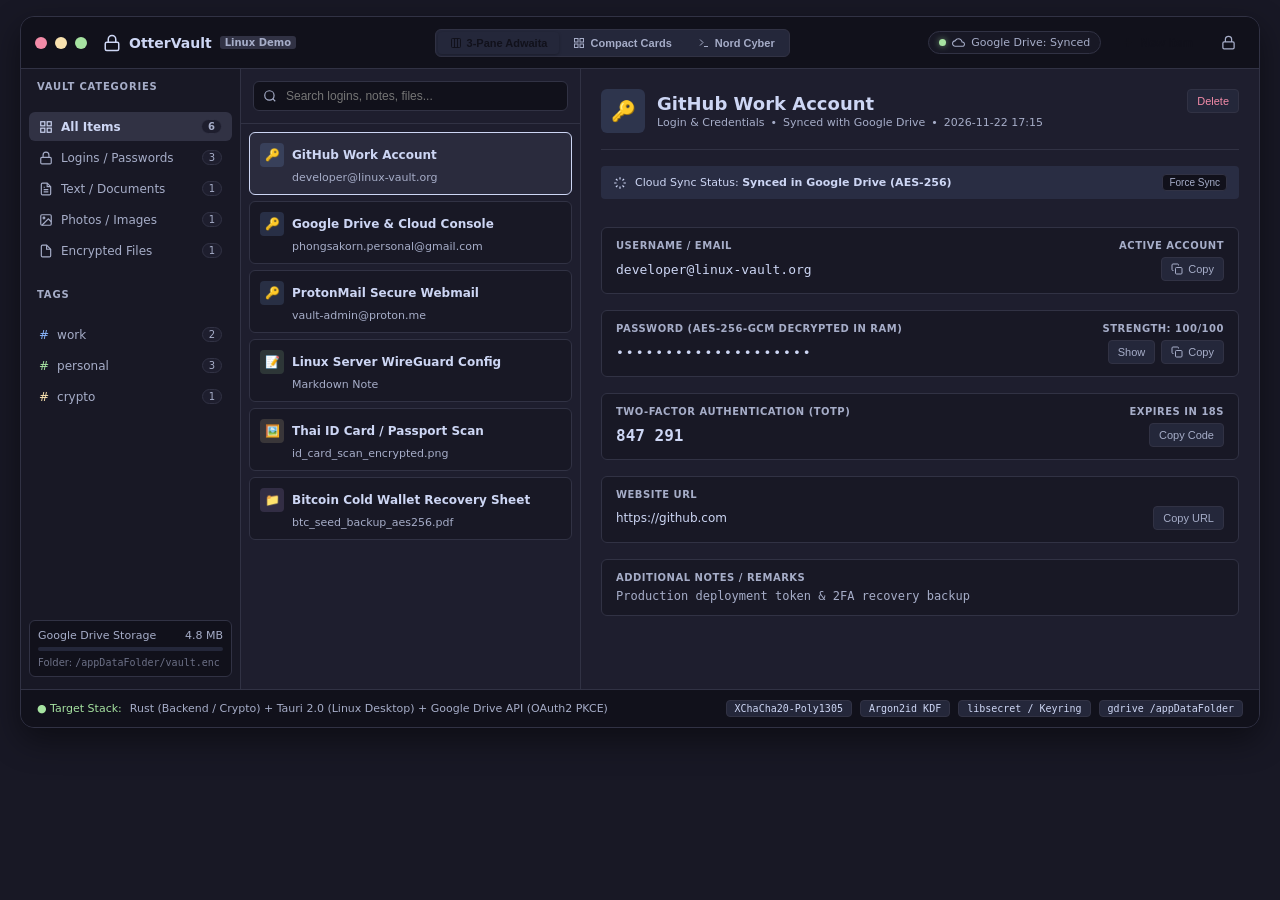
<file: prototype/vault-prototype.html>
<!DOCTYPE html>
<html lang="en">
<head>
  <meta charset="UTF-8">
  <meta name="viewport" content="width=device-width, initial-scale=1.0">
  <title>OtterVault - Linux Personal Cloud-Sync Vault</title>
  <style>
    :root {
      --bg: var(--background, #181825);
      --card-bg: var(--card, #1e1e2e);
      --card-fg: var(--card-foreground, #cdd6f4);
      --surface: #24273a;
      --surface-border: var(--border, #313244);
      --text-main: var(--foreground, #cdd6f4);
      --text-muted: var(--muted-foreground, #a6adc8);
      --primary: var(--primary, #89b4fa);
      --primary-hover: #b4befe;
      --primary-fg: var(--primary-foreground, #11111b);
      --accent: var(--accent, #a6e3a1);
      --accent-hover: #94e2d5;
      --accent-fg: var(--accent-foreground, #11111b);
      --danger: var(--destructive, #f38ba8);
      --warning: #f9e2af;
      --info: #89dceb;
      --radius-sm: 6px;
      --radius: var(--radius, 10px);
      --radius-lg: 14px;
      --font-ui: var(--font-sans, system-ui, -apple-system, BlinkMacSystemFont, 'Segoe UI', Roboto, Ubuntu, sans-serif);
      --font-code: var(--font-mono, 'JetBrains Mono', 'Fira Code', monospace);
      --shadow-sm: 0 2px 8px rgba(0,0,0,0.3);
      --shadow-lg: 0 12px 32px rgba(0,0,0,0.45);
    }

    * { box-sizing: border-box; margin: 0; padding: 0; }

    body {
      font-family: var(--font-ui);
      background-color: var(--bg);
      color: var(--text-main);
      padding: 16px;
      min-height: 100%;
      user-select: none;
      -webkit-font-smoothing: antialiased;
    }

    /* Linux App Window Frame */
    .app-window {
      max-width: 1240px;
      margin: 0 auto;
      background: var(--card-bg);
      border: 1px solid var(--surface-border);
      border-radius: var(--radius-lg);
      overflow: hidden;
      box-shadow: var(--shadow-lg);
      display: flex;
      flex-direction: column;
      position: relative;
    }

    /* Headerbar (GNOME / Linux Style) */
    .headerbar {
      height: 52px;
      background: #11111b;
      border-bottom: 1px solid var(--surface-border);
      display: flex;
      align-items: center;
      justify-content: space-between;
      padding: 0 14px;
      gap: 12px;
    }

    .window-controls-left {
      display: flex;
      align-items: center;
      gap: 8px;
    }

    .win-btn {
      width: 12px;
      height: 12px;
      border-radius: 50%;
      display: inline-block;
    }
    .win-close { background: #f38ba8; }
    .win-min { background: #f9e2af; }
    .win-max { background: #a6e3a1; }

    .app-branding {
      display: flex;
      align-items: center;
      gap: 8px;
      font-weight: 600;
      font-size: 14px;
      color: var(--text-main);
    }
    .app-branding svg { color: var(--primary); }

    /* Switcher for Design Alternatives */
    .design-switcher {
      display: flex;
      background: var(--surface);
      border: 1px solid var(--surface-border);
      border-radius: var(--radius-sm);
      padding: 2px;
      gap: 2px;
    }
    .switcher-btn {
      background: transparent;
      border: none;
      color: var(--text-muted);
      font-size: 11px;
      font-weight: 600;
      padding: 5px 12px;
      border-radius: 4px;
      cursor: pointer;
      display: flex;
      align-items: center;
      gap: 5px;
      transition: all 0.15s ease;
    }
    .switcher-btn.active {
      background: var(--primary);
      color: var(--primary-fg);
      box-shadow: 0 1px 3px rgba(0,0,0,0.25);
    }

    .header-actions {
      display: flex;
      align-items: center;
      gap: 8px;
    }

    /* Google Drive Sync Pill */
    .gdrive-pill {
      display: flex;
      align-items: center;
      gap: 6px;
      background: #181825;
      border: 1px solid var(--surface-border);
      padding: 4px 10px;
      border-radius: 20px;
      font-size: 11px;
      color: var(--text-muted);
      cursor: pointer;
      transition: border-color 0.2s, background 0.2s;
    }
    .gdrive-pill:hover {
      border-color: var(--primary);
      color: var(--text-main);
    }
    .gdrive-status-dot {
      width: 7px;
      height: 7px;
      border-radius: 50%;
      background: #a6e3a1;
      display: inline-block;
      box-shadow: 0 0 6px rgba(166, 227, 161, 0.6);
    }
    .gdrive-status-dot.syncing {
      background: var(--warning);
      animation: pulse 1s infinite;
    }
    @keyframes pulse {
      0% { opacity: 0.4; }
      50% { opacity: 1; }
      100% { opacity: 0.4; }
    }

    .btn-icon {
      background: transparent;
      border: 1px solid transparent;
      color: var(--text-muted);
      width: 32px;
      height: 32px;
      border-radius: var(--radius-sm);
      display: inline-flex;
      align-items: center;
      justify-content: center;
      cursor: pointer;
      transition: all 0.15s ease;
    }
    .btn-icon:hover {
      background: var(--surface);
      color: var(--text-main);
      border-color: var(--surface-border);
    }

    .btn-primary {
      background: var(--primary);
      color: var(--primary-fg);
      border: none;
      padding: 6px 12px;
      border-radius: var(--radius-sm);
      font-size: 12px;
      font-weight: 600;
      cursor: pointer;
      display: inline-flex;
      align-items: center;
      gap: 6px;
      transition: opacity 0.15s;
    }
    .btn-primary:hover { opacity: 0.9; }

    /* Main App Area */
    .vault-container {
      min-height: 620px;
      display: flex;
      position: relative;
    }

    /* ============================================================ */
    /* VARIANT 1: 3-PANE ADWAITA DESKTOP LAYOUT (Default) */
    /* ============================================================ */
    .layout-adwaita {
      display: flex;
      width: 100%;
    }

    /* Left Pane: Navigation Sidebar */
    .sidebar {
      width: 220px;
      background: #181825;
      border-right: 1px solid var(--surface-border);
      display: flex;
      flex-direction: column;
      padding: 12px 8px;
      gap: 16px;
      flex-shrink: 0;
    }

    .nav-group-title {
      font-size: 10px;
      font-weight: 700;
      text-transform: uppercase;
      letter-spacing: 0.08em;
      color: var(--text-muted);
      padding: 0 8px 4px 8px;
    }

    .nav-list {
      list-style: none;
      display: flex;
      flex-direction: column;
      gap: 2px;
    }

    .nav-item {
      display: flex;
      align-items: center;
      justify-content: space-between;
      padding: 7px 10px;
      border-radius: var(--radius-sm);
      color: var(--text-muted);
      font-size: 12px;
      font-weight: 500;
      cursor: pointer;
      transition: all 0.15s ease;
    }
    .nav-item:hover {
      background: var(--surface);
      color: var(--text-main);
    }
    .nav-item.active {
      background: #313244;
      color: var(--primary);
      font-weight: 600;
    }
    .nav-item-left {
      display: flex;
      align-items: center;
      gap: 8px;
    }
    .nav-badge {
      background: #1e1e2e;
      border: 1px solid var(--surface-border);
      font-size: 10px;
      padding: 1px 6px;
      border-radius: 10px;
      color: var(--text-muted);
    }

    .sidebar-footer {
      margin-top: auto;
      padding: 8px;
      background: #11111b;
      border-radius: var(--radius-sm);
      border: 1px solid var(--surface-border);
      font-size: 11px;
    }
    .gdrive-storage-info {
      display: flex;
      justify-content: space-between;
      margin-bottom: 5px;
      color: var(--text-muted);
    }
    .progress-bar-bg {
      height: 4px;
      background: var(--surface);
      border-radius: 2px;
      overflow: hidden;
    }
    .progress-bar-fill {
      height: 100%;
      background: var(--accent);
      width: 32%;
    }

    /* Middle Pane: Item List */
    .item-list-pane {
      width: 340px;
      border-right: 1px solid var(--surface-border);
      background: var(--card-bg);
      display: flex;
      flex-direction: column;
      flex-shrink: 0;
    }

    .list-toolbar {
      padding: 12px;
      border-bottom: 1px solid var(--surface-border);
      display: flex;
      flex-direction: column;
      gap: 8px;
    }

    .search-box {
      position: relative;
      display: flex;
      align-items: center;
    }
    .search-box svg {
      position: absolute;
      left: 10px;
      color: var(--text-muted);
      pointer-events: none;
    }
    .search-input {
      width: 100%;
      background: #11111b;
      border: 1px solid var(--surface-border);
      border-radius: var(--radius-sm);
      color: var(--text-main);
      padding: 7px 10px 7px 32px;
      font-size: 12px;
      outline: none;
      transition: border-color 0.2s;
    }
    .search-input:focus {
      border-color: var(--primary);
    }

    .items-scroll {
      flex: 1;
      overflow-y: auto;
      padding: 8px;
      display: flex;
      flex-direction: column;
      gap: 6px;
    }

    .vault-card {
      padding: 10px;
      border-radius: var(--radius-sm);
      background: #181825;
      border: 1px solid var(--surface-border);
      cursor: pointer;
      transition: all 0.15s ease;
      display: flex;
      flex-direction: column;
      gap: 4px;
      position: relative;
    }
    .vault-card:hover {
      background: var(--surface);
      border-color: #45475a;
    }
    .vault-card.selected {
      background: #2a2b3d;
      border-color: var(--primary);
    }

    .card-top {
      display: flex;
      align-items: center;
      justify-content: space-between;
    }
    .card-title-group {
      display: flex;
      align-items: center;
      gap: 8px;
      min-width: 0;
    }
    .card-icon {
      width: 24px;
      height: 24px;
      border-radius: 4px;
      display: flex;
      align-items: center;
      justify-content: center;
      font-size: 12px;
      flex-shrink: 0;
    }
    .icon-login { background: rgba(137, 180, 250, 0.15); color: #89b4fa; }
    .icon-doc { background: rgba(166, 227, 161, 0.15); color: #a6e3a1; }
    .icon-image { background: rgba(249, 226, 175, 0.15); color: #f9e2af; }
    .icon-file { background: rgba(203, 166, 247, 0.15); color: #cba6f7; }

    .card-title {
      font-size: 12px;
      font-weight: 600;
      color: var(--text-main);
      white-space: nowrap;
      overflow: hidden;
      text-overflow: ellipsis;
    }
    .card-sub {
      font-size: 11px;
      color: var(--text-muted);
      white-space: nowrap;
      overflow: hidden;
      text-overflow: ellipsis;
      margin-left: 32px;
    }

    .card-quick-actions {
      display: none;
      gap: 4px;
    }
    .vault-card:hover .card-quick-actions {
      display: flex;
    }

    .mini-action-btn {
      background: #11111b;
      border: 1px solid var(--surface-border);
      color: var(--text-muted);
      padding: 2px 6px;
      border-radius: 4px;
      font-size: 10px;
      cursor: pointer;
      display: inline-flex;
      align-items: center;
      gap: 4px;
    }
    .mini-action-btn:hover {
      background: var(--primary);
      color: var(--primary-fg);
      border-color: var(--primary);
    }

    /* Right Pane: Detail & Preview */
    .detail-pane {
      flex: 1;
      background: #1e1e2e;
      display: flex;
      flex-direction: column;
      overflow-y: auto;
      padding: 20px;
      gap: 16px;
    }

    .detail-header {
      display: flex;
      align-items: flex-start;
      justify-content: space-between;
      border-bottom: 1px solid var(--surface-border);
      padding-bottom: 16px;
    }
    .detail-title-block {
      display: flex;
      align-items: center;
      gap: 12px;
    }
    .detail-large-icon {
      width: 44px;
      height: 44px;
      border-radius: var(--radius-sm);
      display: flex;
      align-items: center;
      justify-content: center;
      font-size: 20px;
    }
    .detail-heading {
      font-size: 18px;
      font-weight: 600;
      color: var(--text-main);
    }
    .detail-category-tag {
      font-size: 11px;
      color: var(--text-muted);
      display: flex;
      align-items: center;
      gap: 6px;
      margin-top: 2px;
    }

    .field-card {
      background: #181825;
      border: 1px solid var(--surface-border);
      border-radius: var(--radius-sm);
      padding: 12px 14px;
      display: flex;
      flex-direction: column;
      gap: 6px;
      position: relative;
    }
    .field-label {
      font-size: 10px;
      font-weight: 600;
      text-transform: uppercase;
      letter-spacing: 0.05em;
      color: var(--text-muted);
      display: flex;
      align-items: center;
      justify-content: space-between;
    }
    .field-value-row {
      display: flex;
      align-items: center;
      justify-content: space-between;
      gap: 10px;
    }
    .field-value {
      font-size: 13px;
      color: var(--text-main);
      font-family: var(--font-code);
      word-break: break-all;
    }
    .field-value.masked {
      letter-spacing: 2px;
    }

    .field-action-group {
      display: flex;
      align-items: center;
      gap: 6px;
    }

    .btn-field-action {
      background: #24273a;
      border: 1px solid var(--surface-border);
      color: var(--text-muted);
      padding: 5px 9px;
      border-radius: 4px;
      font-size: 11px;
      font-weight: 500;
      cursor: pointer;
      display: inline-flex;
      align-items: center;
      gap: 5px;
      transition: all 0.15s ease;
    }
    .btn-field-action:hover {
      background: var(--surface-border);
      color: var(--text-main);
    }
    .btn-field-action.btn-copy:hover {
      background: var(--primary);
      color: var(--primary-fg);
      border-color: var(--primary);
    }

    /* Preview Section */
    .preview-box {
      background: #11111b;
      border: 1px solid var(--surface-border);
      border-radius: var(--radius);
      padding: 16px;
      display: flex;
      flex-direction: column;
      gap: 10px;
    }
    .preview-title {
      font-size: 11px;
      font-weight: 600;
      color: var(--text-muted);
      display: flex;
      align-items: center;
      gap: 6px;
    }
    .preview-content-image {
      max-height: 260px;
      border-radius: var(--radius-sm);
      overflow: hidden;
      display: flex;
      align-items: center;
      justify-content: center;
      background: #181825;
      border: 1px solid #313244;
      cursor: pointer;
    }
    .preview-content-image img, .preview-content-image svg {
      max-width: 100%;
      max-height: 240px;
      object-fit: contain;
    }

    .preview-content-doc {
      background: #181825;
      padding: 14px;
      border-radius: var(--radius-sm);
      font-size: 12px;
      line-height: 1.6;
      color: var(--text-main);
      font-family: var(--font-ui);
      max-height: 240px;
      overflow-y: auto;
      border: 1px solid #313244;
    }
    .preview-content-doc h4 {
      color: var(--primary);
      margin-bottom: 8px;
    }
    .preview-content-doc code {
      background: #11111b;
      padding: 2px 5px;
      border-radius: 4px;
      font-family: var(--font-code);
      font-size: 11px;
      color: var(--accent);
    }

    /* ============================================================ */
    /* VARIANT 2: COMPACT CARD LAUNCHER (1Password/Spotlight Style) */
    /* ============================================================ */
    .layout-launcher {
      display: none;
      width: 100%;
      padding: 20px;
      flex-direction: column;
      gap: 16px;
    }
    .launcher-search-hero {
      background: #11111b;
      border: 1px solid var(--surface-border);
      border-radius: var(--radius);
      padding: 8px 14px;
      display: flex;
      align-items: center;
      gap: 12px;
      box-shadow: 0 4px 12px rgba(0,0,0,0.2);
    }
    .launcher-search-hero input {
      flex: 1;
      background: transparent;
      border: none;
      color: var(--text-main);
      font-size: 15px;
      outline: none;
    }
    .launcher-grid {
      display: grid;
      grid-template-columns: repeat(auto-fill, minmax(280px, 1fr));
      gap: 14px;
    }
    .launcher-card {
      background: #181825;
      border: 1px solid var(--surface-border);
      border-radius: var(--radius);
      padding: 14px;
      display: flex;
      flex-direction: column;
      gap: 10px;
      transition: all 0.2s ease;
      cursor: pointer;
    }
    .launcher-card:hover {
      border-color: var(--primary);
      transform: translateY(-2px);
      box-shadow: 0 6px 16px rgba(0,0,0,0.3);
    }
    .launcher-card-header {
      display: flex;
      align-items: center;
      justify-content: space-between;
    }
    .launcher-actions {
      display: flex;
      gap: 6px;
      margin-top: 4px;
    }
    .launcher-btn {
      flex: 1;
      background: #24273a;
      border: 1px solid var(--surface-border);
      color: var(--text-main);
      padding: 6px 8px;
      border-radius: 4px;
      font-size: 11px;
      font-weight: 500;
      display: inline-flex;
      align-items: center;
      justify-content: center;
      gap: 5px;
      cursor: pointer;
    }
    .launcher-btn:hover {
      background: var(--primary);
      color: var(--primary-fg);
    }

    /* ============================================================ */
    /* VARIANT 3: NORD CYBER TERMINAL STYLE (High Density / Sysadmin) */
    /* ============================================================ */
    .layout-nord {
      display: none;
      width: 100%;
      flex-direction: column;
      background: #2e3440;
      color: #eceff4;
      font-family: var(--font-code);
    }
    .nord-topbar {
      background: #242933;
      padding: 6px 14px;
      font-size: 11px;
      display: flex;
      justify-content: space-between;
      border-bottom: 1px solid #434c5e;
      color: #88c0d0;
    }
    .nord-table-container {
      padding: 12px;
      overflow-x: auto;
    }
    .nord-table {
      width: 100%;
      border-collapse: collapse;
      font-size: 12px;
    }
    .nord-table th {
      text-align: left;
      padding: 8px 10px;
      color: #81a1c1;
      border-bottom: 1px solid #4c566a;
      font-weight: 600;
    }
    .nord-table td {
      padding: 8px 10px;
      border-bottom: 1px solid #3b4252;
    }
    .nord-table tr:hover {
      background: #3b4252;
      cursor: pointer;
    }
    .nord-badge {
      display: inline-block;
      padding: 1px 6px;
      border-radius: 3px;
      font-size: 10px;
      font-weight: bold;
      background: #434c5e;
      color: #88c0d0;
    }

    /* Toast Notification */
    .toast-container {
      position: absolute;
      bottom: 20px;
      right: 20px;
      display: flex;
      flex-direction: column;
      gap: 8px;
      z-index: 1000;
      pointer-events: none;
    }
    .toast {
      background: #11111b;
      color: var(--accent);
      border: 1px solid var(--accent);
      padding: 8px 14px;
      border-radius: var(--radius-sm);
      font-size: 12px;
      display: flex;
      align-items: center;
      gap: 8px;
      box-shadow: 0 4px 16px rgba(0,0,0,0.5);
      animation: slideIn 0.2s ease forwards;
    }
    @keyframes slideIn {
      from { transform: translateY(10px); opacity: 0; }
      to { transform: translateY(0); opacity: 1; }
    }

    /* Modal / Popups */
    .modal-backdrop {
      position: absolute;
      top: 0; left: 0; right: 0; bottom: 0;
      background: rgba(0,0,0,0.65);
      backdrop-filter: blur(4px);
      display: none;
      align-items: center;
      justify-content: center;
      z-index: 500;
    }
    .modal-backdrop.open { display: flex; }
    .modal-card {
      width: 440px;
      background: var(--card-bg);
      border: 1px solid var(--surface-border);
      border-radius: var(--radius);
      box-shadow: var(--shadow-lg);
      padding: 18px;
      display: flex;
      flex-direction: column;
      gap: 14px;
    }
    .modal-header {
      display: flex;
      align-items: center;
      justify-content: space-between;
      border-bottom: 1px solid var(--surface-border);
      padding-bottom: 10px;
    }
    .modal-title { font-size: 14px; font-weight: 600; }
    .form-group {
      display: flex;
      flex-direction: column;
      gap: 4px;
    }
    .form-label {
      font-size: 11px;
      color: var(--text-muted);
      font-weight: 500;
    }
    .form-input, .form-select, .form-textarea {
      background: #11111b;
      border: 1px solid var(--surface-border);
      border-radius: var(--radius-sm);
      color: var(--text-main);
      padding: 7px 10px;
      font-size: 12px;
      outline: none;
    }
    .form-input:focus, .form-select:focus, .form-textarea:focus {
      border-color: var(--primary);
    }
    .form-textarea {
      min-height: 80px;
      font-family: var(--font-code);
      resize: vertical;
    }

    /* Sync Overlay Animation */
    .sync-banner {
      background: rgba(137, 180, 250, 0.1);
      border-left: 3px solid var(--primary);
      padding: 8px 12px;
      border-radius: 4px;
      font-size: 11px;
      display: flex;
      align-items: center;
      justify-content: space-between;
      margin-bottom: 12px;
    }

    /* Master Lock Screen */
    .lock-screen-overlay {
      position: absolute;
      top: 52px; left: 0; right: 0; bottom: 0;
      background: #11111b;
      display: none;
      flex-direction: column;
      align-items: center;
      justify-content: center;
      gap: 16px;
      z-index: 400;
    }
    .lock-screen-overlay.locked { display: flex; }
    .lock-box {
      width: 320px;
      text-align: center;
      display: flex;
      flex-direction: column;
      gap: 14px;
    }

    /* Architecture Explainer Bar */
    .arch-bar {
      background: #11111b;
      border-top: 1px solid var(--surface-border);
      padding: 10px 16px;
      font-size: 11px;
      color: var(--text-muted);
      display: flex;
      align-items: center;
      justify-content: space-between;
    }
    .arch-tags {
      display: flex;
      gap: 8px;
    }
    .arch-tag {
      background: var(--surface);
      border: 1px solid var(--surface-border);
      padding: 2px 8px;
      border-radius: 4px;
      color: var(--text-main);
      font-size: 10px;
      font-family: var(--font-code);
    }
  </style>
</head>
<body>

<div class="app-window" id="appWindow">
  <!-- Headerbar (GNOME Libadwaita / Linux Desktop Style) -->
  <header class="headerbar">
    <div class="window-controls-left">
      <span class="win-btn win-close" title="Close"></span>
      <span class="win-btn win-min" title="Minimize"></span>
      <span class="win-btn win-max" title="Maximize"></span>
      <div class="app-branding" style="margin-left: 8px;">
        <svg width="18" height="18" viewBox="0 0 24 24" fill="none" stroke="currentColor" stroke-width="2">
          <rect x="3" y="11" width="18" height="11" rx="2" ry="2"></rect>
          <path d="M7 11V7a5 5 0 0 1 10 0v4"></path>
        </svg>
        <span>OtterVault</span>
        <span style="font-size: 10px; background: #313244; color: #a6adc8; padding: 1px 5px; border-radius: 3px;">Linux Demo</span>
      </div>
    </div>

    <!-- Design Alternatives Switcher (Principle: Exhaust the Design Space) -->
    <div class="design-switcher">
      <button class="switcher-btn active" id="btnModeAdwaita" onclick="switchLayout('adwaita')">
        <svg width="12" height="12" viewBox="0 0 24 24" fill="none" stroke="currentColor" stroke-width="2"><rect x="3" y="3" width="18" height="18" rx="2"/><path d="M9 3v18M15 3v18"/></svg>
        3-Pane Adwaita
      </button>
      <button class="switcher-btn" id="btnModeLauncher" onclick="switchLayout('launcher')">
        <svg width="12" height="12" viewBox="0 0 24 24" fill="none" stroke="currentColor" stroke-width="2"><rect x="3" y="3" width="7" height="7"/><rect x="14" y="3" width="7" height="7"/><rect x="14" y="14" width="7" height="7"/><rect x="3" y="14" width="7" height="7"/></svg>
        Compact Cards
      </button>
      <button class="switcher-btn" id="btnModeNord" onclick="switchLayout('nord')">
        <svg width="12" height="12" viewBox="0 0 24 24" fill="none" stroke="currentColor" stroke-width="2"><polyline points="4 17 10 11 4 5"/><line x1="12" y1="19" x2="20" y2="19"/></svg>
        Nord Cyber
      </button>
    </div>

    <!-- Right Header Actions & Google Drive Pill -->
    <div class="header-actions">
      <!-- Google Drive Sync Status Pill -->
      <div class="gdrive-pill" id="gdrivePill" onclick="triggerDriveSync()" title="Click to trigger Google Drive Sync">
        <span class="gdrive-status-dot" id="gdriveStatusDot"></span>
        <svg width="13" height="13" viewBox="0 0 24 24" fill="currentColor">
          <path d="M19.35 10.04C18.67 6.59 15.64 4 12 4 9.11 4 6.6 5.64 5.35 8.04 2.34 8.36 0 10.91 0 14c0 3.31 2.69 6 6 6h13c2.76 0 5-2.24 5-5 0-2.64-2.05-4.78-4.65-4.96zM19 18H6c-2.21 0-4-1.79-4-4 0-2.05 1.53-3.76 3.56-3.97l1.07-.11.5-.95C8.08 7.14 9.94 6 12 6c2.62 0 4.88 1.86 5.39 4.43l.3 1.5 1.53.11c1.56.1 2.78 1.41 2.78 2.96 0 1.65-1.35 3-3 3z"/>
        </svg>
        <span id="gdriveStatusText">Google Drive: Synced</span>
      </div>

      <button class="btn-primary" onclick="openNewItemModal()">
        <svg width="13" height="13" viewBox="0 0 24 24" fill="none" stroke="currentColor" stroke-width="2.5"><line x1="12" y1="5" x2="12" y2="19"/><line x1="5" y1="12" x2="19" y2="12"/></svg>
        <span>New Item</span>
      </button>

      <button class="btn-icon" onclick="toggleLockVault()" title="Lock Vault">
        <svg width="15" height="15" viewBox="0 0 24 24" fill="none" stroke="currentColor" stroke-width="2"><rect x="3" y="11" width="18" height="11" rx="2" ry="2"/><path d="M7 11V7a5 5 0 0 1 10 0v4"/></svg>
      </button>
    </div>
  </header>

  <!-- Lock Screen Overlay -->
  <div class="lock-screen-overlay" id="lockScreen">
    <div class="lock-box">
      <div style="width: 56px; height: 56px; border-radius: 50%; background: #1e1e2e; margin: 0 auto; display: flex; align-items: center; justify-content: center; border: 1px solid var(--surface-border);">
        <svg width="24" height="24" viewBox="0 0 24 24" fill="none" stroke="#f38ba8" stroke-width="2"><rect x="3" y="11" width="18" height="11" rx="2" ry="2"/><path d="M7 11V7a5 5 0 0 1 10 0v4"/></svg>
      </div>
      <h3 style="font-size: 16px; font-weight: 600;">Vault Locked</h3>
      <p style="font-size: 12px; color: var(--text-muted);">Enter master password to decrypt local AES-256 keys.</p>
      <input type="password" id="masterPassInput" class="form-input" placeholder="Master Password (demo: test)" value="test" style="text-align: center;">
      <button class="btn-primary" onclick="unlockVault()" style="justify-content: center;">
        <span>Unlock Vault</span>
      </button>
    </div>
  </div>

  <!-- Main Container -->
  <div class="vault-container">

    <!-- ============================================================ -->
    <!-- VARIANT 1: 3-PANE ADWAITA LAYOUT -->
    <!-- ============================================================ -->
    <div class="layout-adwaita" id="layoutAdwaita">
      <!-- Left Pane: Categories -->
      <aside class="sidebar">
        <div class="nav-group-title">Vault Categories</div>
        <ul class="nav-list">
          <li class="nav-item active" onclick="filterCategory('all', this)">
            <div class="nav-item-left">
              <svg width="14" height="14" viewBox="0 0 24 24" fill="none" stroke="currentColor" stroke-width="2"><rect x="3" y="3" width="7" height="7"/><rect x="14" y="3" width="7" height="7"/><rect x="14" y="14" width="7" height="7"/><rect x="3" y="14" width="7" height="7"/></svg>
              <span>All Items</span>
            </div>
            <span class="nav-badge" id="badgeAll">6</span>
          </li>
          <li class="nav-item" onclick="filterCategory('login', this)">
            <div class="nav-item-left">
              <svg width="14" height="14" viewBox="0 0 24 24" fill="none" stroke="currentColor" stroke-width="2"><rect x="3" y="11" width="18" height="11" rx="2"/><path d="M7 11V7a5 5 0 0 1 10 0v4"/></svg>
              <span>Logins / Passwords</span>
            </div>
            <span class="nav-badge" id="badgeLogin">3</span>
          </li>
          <li class="nav-item" onclick="filterCategory('note', this)">
            <div class="nav-item-left">
              <svg width="14" height="14" viewBox="0 0 24 24" fill="none" stroke="currentColor" stroke-width="2"><path d="M14 2H6a2 2 0 0 0-2 2v16a2 2 0 0 0 2 2h12a2 2 0 0 0 2-2V8z"/><polyline points="14 2 14 8 20 8"/><line x1="16" y1="13" x2="8" y2="13"/><line x1="16" y1="17" x2="8" y2="17"/><polyline points="10 9 9 9 8 9"/></svg>
              <span>Text / Documents</span>
            </div>
            <span class="nav-badge" id="badgeNote">1</span>
          </li>
          <li class="nav-item" onclick="filterCategory('image', this)">
            <div class="nav-item-left">
              <svg width="14" height="14" viewBox="0 0 24 24" fill="none" stroke="currentColor" stroke-width="2"><rect x="3" y="3" width="18" height="18" rx="2" ry="2"/><circle cx="8.5" cy="8.5" r="1.5"/><polyline points="21 15 16 10 5 21"/></svg>
              <span>Photos / Images</span>
            </div>
            <span class="nav-badge" id="badgeImage">1</span>
          </li>
          <li class="nav-item" onclick="filterCategory('file', this)">
            <div class="nav-item-left">
              <svg width="14" height="14" viewBox="0 0 24 24" fill="none" stroke="currentColor" stroke-width="2"><path d="M13 2H6a2 2 0 0 0-2 2v16a2 2 0 0 0 2 2h12a2 2 0 0 0 2-2V9z"/><polyline points="13 2 13 9 20 9"/></svg>
              <span>Encrypted Files</span>
            </div>
            <span class="nav-badge" id="badgeFile">1</span>
          </li>
        </ul>

        <div class="nav-group-title" style="margin-top: 8px;">Tags</div>
        <ul class="nav-list">
          <li class="nav-item" onclick="filterTag('work')">
            <div class="nav-item-left">
              <span style="color: #89b4fa;">#</span>
              <span>work</span>
            </div>
            <span class="nav-badge">2</span>
          </li>
          <li class="nav-item" onclick="filterTag('personal')">
            <div class="nav-item-left">
              <span style="color: #a6e3a1;">#</span>
              <span>personal</span>
            </div>
            <span class="nav-badge">3</span>
          </li>
          <li class="nav-item" onclick="filterTag('crypto')">
            <div class="nav-item-left">
              <span style="color: #f9e2af;">#</span>
              <span>crypto</span>
            </div>
            <span class="nav-badge">1</span>
          </li>
        </ul>

        <!-- Bottom Google Drive Storage Card -->
        <div class="sidebar-footer">
          <div class="gdrive-storage-info">
            <span>Google Drive Storage</span>
            <span>4.8 MB</span>
          </div>
          <div class="progress-bar-bg">
            <div class="progress-bar-fill"></div>
          </div>
          <div style="font-size: 10px; color: #6c7086; margin-top: 6px;">Folder: <code>/appDataFolder/vault.enc</code></div>
        </div>
      </aside>

      <!-- Middle Pane: Items List -->
      <section class="item-list-pane">
        <div class="list-toolbar">
          <div class="search-box">
            <svg width="14" height="14" viewBox="0 0 24 24" fill="none" stroke="currentColor" stroke-width="2"><circle cx="11" cy="11" r="8"/><line x1="21" y1="21" x2="16.65" y2="16.65"/></svg>
            <input type="text" class="search-input" id="adwaitaSearchInput" placeholder="Search logins, notes, files..." oninput="handleSearch(this.value)">
          </div>
        </div>

        <div class="items-scroll" id="adwaitaItemsList">
          <!-- Populated by JavaScript -->
        </div>
      </section>

      <!-- Right Pane: Detail & Preview -->
      <main class="detail-pane" id="adwaitaDetailPane">
        <!-- Populated by JavaScript -->
      </main>
    </div>

    <!-- ============================================================ -->
    <!-- VARIANT 2: COMPACT CARD LAUNCHER -->
    <!-- ============================================================ -->
    <div class="layout-launcher" id="layoutLauncher">
      <div class="launcher-search-hero">
        <svg width="18" height="18" viewBox="0 0 24 24" fill="none" stroke="currentColor" stroke-width="2"><circle cx="11" cy="11" r="8"/><line x1="21" y1="21" x2="16.65" y2="16.65"/></svg>
        <input type="text" placeholder="Type to search and press Enter to quick-copy..." id="launcherSearchInput" oninput="handleLauncherSearch(this.value)">
        <span style="font-size: 11px; background: #313244; padding: 2px 6px; border-radius: 4px; color: var(--text-muted);">Ctrl + K</span>
      </div>

      <div class="launcher-grid" id="launcherCardsGrid">
        <!-- Populated by JavaScript -->
      </div>
    </div>

    <!-- ============================================================ -->
    <!-- VARIANT 3: NORD CYBER TERMINAL -->
    <!-- ============================================================ -->
    <div class="layout-nord" id="layoutNord">
      <div class="nord-topbar">
        <span>VAULT STATUS: [ENCRYPTED] // CIPHER: AES-256-GCM // DRV_SYNC: READY</span>
        <span>SESSION: LOCAL_LINUX // 6 OBJECTS LOADED</span>
      </div>
      <div class="nord-table-container">
        <table class="nord-table">
          <thead>
            <tr>
              <th>ID</th>
              <th>TYPE</th>
              <th>NAME / KEY</th>
              <th>IDENTITY / USERNAME</th>
              <th>ACTIONS</th>
              <th>G-DRIVE CHECKSUM</th>
            </tr>
          </thead>
          <tbody id="nordTableBody">
            <!-- Populated by JavaScript -->
          </tbody>
        </table>
      </div>
    </div>

  </div>

  <!-- Bottom Architecture & Rust Roadmap Info Bar -->
  <footer class="arch-bar">
    <div style="display: flex; align-items: center; gap: 8px;">
      <span style="color: #a6e3a1;">● Target Stack:</span>
      <span>Rust (Backend / Crypto) + Tauri 2.0 (Linux Desktop) + Google Drive API (OAuth2 PKCE)</span>
    </div>
    <div class="arch-tags">
      <span class="arch-tag">XChaCha20-Poly1305</span>
      <span class="arch-tag">Argon2id KDF</span>
      <span class="arch-tag">libsecret / Keyring</span>
      <span class="arch-tag">gdrive /appDataFolder</span>
    </div>
  </footer>
</div>

<!-- Add New Item Modal -->
<div class="modal-backdrop" id="newItemModal">
  <div class="modal-card">
    <div class="modal-header">
      <div class="modal-title">Add New Vault Item</div>
      <button class="btn-icon" onclick="closeNewItemModal()">&times;</button>
    </div>
    <div class="form-group">
      <label class="form-label">Item Type</label>
      <select class="form-select" id="newTypeSelect" onchange="updateNewItemFormFields(this.value)">
        <option value="login">Login & Password</option>
        <option value="note">Secure Document / Note</option>
        <option value="image">Image / Media File</option>
        <option value="file">Encrypted File Attachment</option>
      </select>
    </div>
    <div class="form-group">
      <label class="form-label">Title / Service Name</label>
      <input type="text" class="form-input" id="newTitleInput" placeholder="e.g. Google Cloud, SSH Server, Passport">
    </div>
    <div id="dynamicFormFields">
      <div class="form-group" style="margin-top: 8px;">
        <label class="form-label">Username / Email</label>
        <input type="text" class="form-input" id="newUserField" placeholder="e.g. user@example.com">
      </div>
      <div class="form-group" style="margin-top: 8px;">
        <label class="form-label">Password / Secret</label>
        <div style="display: flex; gap: 6px;">
          <input type="password" class="form-input" id="newPassField" placeholder="Enter password" style="flex: 1;">
          <button type="button" class="btn-field-action" onclick="generateRandomPass()">Generate</button>
        </div>
      </div>
    </div>
    <div class="form-group" style="margin-top: 8px;">
      <label class="form-label">Tags (comma separated)</label>
      <input type="text" class="form-input" id="newTagsInput" placeholder="personal, work, finance">
    </div>
    <div style="display: flex; justify-content: flex-end; gap: 8px; margin-top: 10px;">
      <button class="btn-field-action" onclick="closeNewItemModal()">Cancel</button>
      <button class="btn-primary" onclick="saveNewItem()">Save to Vault</button>
    </div>
  </div>
</div>

<!-- Image Lightbox Modal -->
<div class="modal-backdrop" id="lightboxModal" onclick="closeLightbox()">
  <div style="max-width: 80%; max-height: 80%; display: flex; flex-direction: column; align-items: center; gap: 10px;" onclick="event.stopPropagation()">
    <div id="lightboxContent" style="background: #11111b; padding: 12px; border-radius: 8px; border: 1px solid #313244;"></div>
    <button class="btn-primary" onclick="closeLightbox()">Close Preview</button>
  </div>
</div>

<!-- Toast Feedback Container -->
<div class="toast-container" id="toastContainer"></div>

<script>
  // Sample Initial Vault Items
  const vaultItems = [
    {
      id: "vault-01",
      type: "login",
      title: "GitHub Work Account",
      username: "developer@linux-vault.org",
      password: "p@ssw0rd_Super_Secure_99#",
      url: "https://github.com",
      tags: ["work", "dev"],
      updatedAt: "2026-11-22 17:15",
      notes: "Production deployment token & 2FA recovery backup",
      totp: "847 291"
    },
    {
      id: "vault-02",
      type: "login",
      title: "Google Drive & Cloud Console",
      username: "phongsakorn.personal@gmail.com",
      password: "G-Drive!Storage_VaultKey_2026",
      url: "https://drive.google.com",
      tags: ["personal", "cloud"],
      updatedAt: "2026-11-22 16:40",
      notes: "Main Google Drive account used for encrypted vault storage",
      totp: "192 482"
    },
    {
      id: "vault-03",
      type: "login",
      title: "ProtonMail Secure Webmail",
      username: "vault-admin@proton.me",
      password: "Pr0t0n_M@il_Encrypted_77*",
      url: "https://mail.proton.me",
      tags: ["personal", "finance"],
      updatedAt: "2026-11-21 20:10",
      notes: "Used for sensitive notifications and banking confirmations"
    },
    {
      id: "vault-04",
      type: "note",
      title: "Linux Server WireGuard Config",
      content: `# WireGuard VPS Client Setup
[Interface]
PrivateKey = aB8x...encrypted_wireguard_key...90=
Address = 10.0.0.2/24
DNS = 1.1.1.1, 8.8.8.8

[Peer]
PublicKey = yT9q...vps_public_key...44=
Endpoint = 203.0.113.15:51820
AllowedIPs = 0.0.0.0/0
PersistentKeepalive = 25`,
      tags: ["work", "linux"],
      updatedAt: "2026-11-22 12:00"
    },
    {
      id: "vault-05",
      type: "image",
      title: "Thai ID Card / Passport Scan",
      filename: "id_card_scan_encrypted.png",
      dimensions: "1920 x 1080 px",
      fileSize: "1.4 MB",
      checksum: "sha256:8b7a4c9d...e1f2",
      tags: ["personal", "documents"],
      updatedAt: "2026-11-20 09:30",
      svgGraphic: `<svg width="280" height="170" viewBox="0 0 280 170" fill="none" xmlns="http://www.w3.org/2000/svg">
        <rect width="280" height="170" rx="10" fill="#1e1e2e" stroke="#89b4fa" stroke-width="2"/>
        <rect x="15" y="15" width="250" height="24" rx="4" fill="#313244"/>
        <text x="25" y="31" fill="#89b4fa" font-size="11" font-weight="bold">IDENTIFICATION CARD (ENCRYPTED COPY)</text>
        <circle cx="55" cy="95" r="30" fill="#45475a"/>
        <circle cx="55" cy="85" r="12" fill="#89b4fa"/>
        <path d="M35 115 C35 100, 75 100, 75 115 Z" fill="#89b4fa"/>
        <rect x="105" y="60" width="150" height="10" rx="3" fill="#45475a"/>
        <rect x="105" y="80" width="110" height="10" rx="3" fill="#45475a"/>
        <rect x="105" y="100" width="130" height="10" rx="3" fill="#45475a"/>
        <rect x="105" y="125" width="80" height="16" rx="4" fill="#a6e3a1"/>
        <text x="113" y="137" fill="#11111b" font-size="10" font-weight="bold">VERIFIED</text>
      </svg>`
    },
    {
      id: "vault-06",
      type: "file",
      title: "Bitcoin Cold Wallet Recovery Sheet",
      filename: "btc_seed_backup_aes256.pdf",
      fileSize: "248 KB",
      checksum: "sha256:d3f4a10e...88c3",
      tags: ["crypto", "personal"],
      updatedAt: "2026-11-19 14:22",
      notes: "BIP-39 seed phrase recovery document encrypted with hardware master key"
    }
  ];

  let selectedItemId = "vault-01";
  let activeCategory = "all";
  let searchQuery = "";
  let currentLayout = "adwaita";
  let isPasswordVisible = {};

  // Switch Design Layout
  function switchLayout(layoutName) {
    currentLayout = layoutName;
    document.getElementById("btnModeAdwaita").classList.toggle("active", layoutName === 'adwaita');
    document.getElementById("btnModeLauncher").classList.toggle("active", layoutName === 'launcher');
    document.getElementById("btnModeNord").classList.toggle("active", layoutName === 'nord');

    document.getElementById("layoutAdwaita").style.display = (layoutName === 'adwaita') ? 'flex' : 'none';
    document.getElementById("layoutLauncher").style.display = (layoutName === 'launcher') ? 'flex' : 'none';
    document.getElementById("layoutNord").style.display = (layoutName === 'nord') ? 'flex' : 'none';

    renderAllViews();
  }

  // Filter Items
  function getFilteredItems() {
    return vaultItems.filter(item => {
      const matchCat = (activeCategory === 'all') || (item.type === activeCategory);
      const query = searchQuery.toLowerCase().trim();
      if (!query) return matchCat;
      const matchSearch = item.title.toLowerCase().includes(query) ||
                          (item.username && item.username.toLowerCase().includes(query)) ||
                          (item.tags && item.tags.some(t => t.toLowerCase().includes(query))) ||
                          (item.filename && item.filename.toLowerCase().includes(query));
      return matchCat && matchSearch;
    });
  }

  // Render 3-Pane Adwaita Item List
  function renderAdwaitaList() {
    const container = document.getElementById("adwaitaItemsList");
    const items = getFilteredItems();
    container.innerHTML = "";

    if (items.length === 0) {
      container.innerHTML = `<div style="text-align: center; color: var(--text-muted); padding: 40px 10px; font-size: 12px;">No vault items found matching criteria.</div>`;
      return;
    }

    items.forEach(item => {
      const card = document.createElement("div");
      card.className = `vault-card ${item.id === selectedItemId ? 'selected' : ''}`;
      card.onclick = () => selectItem(item.id);

      let iconClass = 'icon-login';
      let iconSymbol = '🔑';
      let subText = item.username || item.filename || 'Secure document';

      if (item.type === 'note') { iconClass = 'icon-doc'; iconSymbol = '📝'; subText = 'Markdown Note'; }
      if (item.type === 'image') { iconClass = 'icon-image'; iconSymbol = '🖼️'; subText = item.filename; }
      if (item.type === 'file') { iconClass = 'icon-file'; iconSymbol = '📁'; subText = item.filename; }

      card.innerHTML = `
        <div class="card-top">
          <div class="card-title-group">
            <div class="card-icon ${iconClass}">${iconSymbol}</div>
            <div class="card-title">${escapeHtml(item.title)}</div>
          </div>
          <div class="card-quick-actions" onclick="event.stopPropagation()">
            ${item.username ? `<button class="mini-action-btn" onclick="copyText('${escapeHtml(item.username)}', 'Username')">User</button>` : ''}
            ${item.password ? `<button class="mini-action-btn" onclick="copyText('${escapeHtml(item.password)}', 'Password')">Pass</button>` : ''}
          </div>
        </div>
        <div class="card-sub">${escapeHtml(subText)}</div>
      `;
      container.appendChild(card);
    });
  }

  // Render 3-Pane Detail & Preview
  function renderAdwaitaDetail() {
    const container = document.getElementById("adwaitaDetailPane");
    const item = vaultItems.find(i => i.id === selectedItemId) || vaultItems[0];
    if (!item) {
      container.innerHTML = `<div style="text-align:center; color: var(--text-muted); margin-top: 100px;">Select an item from the list</div>`;
      return;
    }

    let iconClass = 'icon-login';
    let iconSymbol = '🔑';
    let categoryName = 'Login & Credentials';

    if (item.type === 'note') { iconClass = 'icon-doc'; iconSymbol = '📝'; categoryName = 'Secure Markdown Document'; }
    if (item.type === 'image') { iconClass = 'icon-image'; iconSymbol = '🖼️'; categoryName = 'Encrypted Photo / Image'; }
    if (item.type === 'file') { iconClass = 'icon-file'; iconSymbol = '📁'; categoryName = 'Binary File Attachment'; }

    let fieldsHtml = '';

    // Credential Fields
    if (item.type === 'login') {
      const isVisible = isPasswordVisible[item.id] || false;
      fieldsHtml += `
        <div class="field-card">
          <div class="field-label">
            <span>Username / Email</span>
            <span style="font-size: 10px; color: var(--accent);">Active Account</span>
          </div>
          <div class="field-value-row">
            <span class="field-value">${escapeHtml(item.username)}</span>
            <div class="field-action-group">
              <button class="btn-field-action btn-copy" onclick="copyText('${escapeHtml(item.username)}', 'Username')">
                <svg width="12" height="12" viewBox="0 0 24 24" fill="none" stroke="currentColor" stroke-width="2"><rect x="9" y="9" width="13" height="13" rx="2"/><path d="M5 15H4a2 2 0 0 1-2-2V4a2 2 0 0 1 2-2h9a2 2 0 0 1 2 2v1"/></svg>
                Copy
              </button>
            </div>
          </div>
        </div>

        <div class="field-card">
          <div class="field-label">
            <span>Password (AES-256-GCM Decrypted in RAM)</span>
            <span style="font-size: 10px; color: #a6adc8;">Strength: 100/100</span>
          </div>
          <div class="field-value-row">
            <span class="field-value ${isVisible ? '' : 'masked'}">${isVisible ? escapeHtml(item.password) : '••••••••••••••••••••'}</span>
            <div class="field-action-group">
              <button class="btn-field-action" onclick="togglePassVisibility('${item.id}')">
                ${isVisible ? 'Hide' : 'Show'}
              </button>
              <button class="btn-field-action btn-copy" onclick="copyText('${escapeHtml(item.password)}', 'Password')">
                <svg width="12" height="12" viewBox="0 0 24 24" fill="none" stroke="currentColor" stroke-width="2"><rect x="9" y="9" width="13" height="13" rx="2"/><path d="M5 15H4a2 2 0 0 1-2-2V4a2 2 0 0 1 2-2h9a2 2 0 0 1 2 2v1"/></svg>
                Copy
              </button>
            </div>
          </div>
        </div>

        ${item.totp ? `
        <div class="field-card">
          <div class="field-label">
            <span>Two-Factor Authentication (TOTP)</span>
            <span style="font-size: 10px; color: var(--primary);">Expires in 18s</span>
          </div>
          <div class="field-value-row">
            <span class="field-value" style="color: var(--primary); font-size: 16px; font-weight: bold;">${item.totp}</span>
            <div class="field-action-group">
              <button class="btn-field-action btn-copy" onclick="copyText('${item.totp}', 'TOTP Code')">Copy Code</button>
            </div>
          </div>
        </div>` : ''}

        ${item.url ? `
        <div class="field-card">
          <div class="field-label">Website URL</div>
          <div class="field-value-row">
            <a href="${item.url}" target="_blank" style="color: var(--primary); font-size: 12px; text-decoration: none;">${escapeHtml(item.url)}</a>
            <button class="btn-field-action" onclick="copyText('${escapeHtml(item.url)}', 'URL')">Copy URL</button>
          </div>
        </div>` : ''}
      `;
    }

    // Document Preview
    if (item.type === 'note') {
      fieldsHtml += `
        <div class="preview-box">
          <div class="preview-title">
            <svg width="14" height="14" viewBox="0 0 24 24" fill="none" stroke="currentColor" stroke-width="2"><path d="M1 12s4-8 11-8 11 8 11 8-4 8-11 8-11-8-11-8z"/><circle cx="12" cy="12" r="3"/></svg>
            <span>Live Document Preview (Rendered Markdown)</span>
          </div>
          <div class="preview-content-doc">
            ${formatMarkdown(item.content)}
          </div>
          <div style="display: flex; justify-content: flex-end; gap: 8px;">
            <button class="btn-field-action btn-copy" onclick="copyText(\`${escapeHtml(item.content)}\`, 'Document Content')">Copy Full Text</button>
          </div>
        </div>
      `;
    }

    // Image Preview
    if (item.type === 'image') {
      fieldsHtml += `
        <div class="preview-box">
          <div class="preview-title">
            <svg width="14" height="14" viewBox="0 0 24 24" fill="none" stroke="currentColor" stroke-width="2"><rect x="3" y="3" width="18" height="18" rx="2" ry="2"/><circle cx="8.5" cy="8.5" r="1.5"/><polyline points="21 15 16 10 5 21"/></svg>
            <span>Encrypted Image Inspector & Thumbnail Preview</span>
          </div>
          <div class="preview-content-image" onclick="openLightbox('${item.id}')" title="Click to open full zoom lightbox">
            ${item.svgGraphic || '<div style="color:var(--text-muted); font-size: 12px;">Image Rendered</div>'}
          </div>
          <div style="display: grid; grid-template-columns: 1fr 1fr; gap: 8px; font-size: 11px; color: var(--text-muted); background: #181825; padding: 10px; border-radius: 6px;">
            <div>Filename: <strong style="color:var(--text-main);">${item.filename}</strong></div>
            <div>Resolution: <strong style="color:var(--text-main);">${item.dimensions}</strong></div>
            <div>Size: <strong style="color:var(--text-main);">${item.fileSize}</strong></div>
            <div>Integrity: <strong style="color:var(--accent);">${item.checksum}</strong></div>
          </div>
          <div style="display: flex; justify-content: flex-end; gap: 8px;">
            <button class="btn-field-action" onclick="openLightbox('${item.id}')">Zoom In</button>
            <button class="btn-field-action btn-copy" onclick="showToast('Exported decrypted image to ~/Downloads!')">Export Decrypted Image</button>
          </div>
        </div>
      `;
    }

    // Binary File Preview
    if (item.type === 'file') {
      fieldsHtml += `
        <div class="preview-box">
          <div class="preview-title">
            <svg width="14" height="14" viewBox="0 0 24 24" fill="none" stroke="currentColor" stroke-width="2"><path d="M13 2H6a2 2 0 0 0-2 2v16a2 2 0 0 0 2 2h12a2 2 0 0 0 2-2V9z"/><polyline points="13 2 13 9 20 9"/></svg>
            <span>Encrypted Attachment Metadata</span>
          </div>
          <div style="background: #181825; padding: 16px; border-radius: 8px; display: flex; align-items: center; gap: 16px;">
            <div style="font-size: 32px; background: #24273a; width: 56px; height: 56px; border-radius: 8px; display: flex; align-items: center; justify-content: center;">📄</div>
            <div style="flex: 1;">
              <div style="font-size: 13px; font-weight: 600; color: var(--text-main);">${item.filename}</div>
              <div style="font-size: 11px; color: var(--text-muted); margin-top: 4px;">File Size: ${item.fileSize} | Checksum: ${item.checksum}</div>
            </div>
            <button class="btn-primary" onclick="showToast('Decrypted & saved to ~/Downloads/${item.filename}')">
              Download File
            </button>
          </div>
        </div>
      `;
    }

    container.innerHTML = `
      <div class="detail-header">
        <div class="detail-title-block">
          <div class="detail-large-icon ${iconClass}">${iconSymbol}</div>
          <div>
            <h2 class="detail-heading">${escapeHtml(item.title)}</h2>
            <div class="detail-category-tag">
              <span>${categoryName}</span>
              <span>•</span>
              <span>Synced with Google Drive</span>
              <span>•</span>
              <span>${item.updatedAt}</span>
            </div>
          </div>
        </div>
        <div>
          <button class="btn-field-action" onclick="deleteItem('${item.id}')" style="color: var(--danger);">Delete</button>
        </div>
      </div>

      <div class="sync-banner">
        <div style="display: flex; align-items: center; gap: 8px;">
          <svg width="14" height="14" viewBox="0 0 24 24" fill="none" stroke="currentColor" stroke-width="2"><path d="M12 2v4M12 18v4M4.93 4.93l2.83 2.83M16.24 16.24l2.83 2.83M2 12h4M18 12h4M4.93 19.07l2.83-2.83M16.24 7.76l2.83-2.83"/></svg>
          <span>Cloud Sync Status: <strong>Synced in Google Drive (AES-256)</strong></span>
        </div>
        <button class="mini-action-btn" onclick="triggerDriveSync()">Force Sync</button>
      </div>

      ${fieldsHtml}

      ${item.notes ? `
      <div class="field-card">
        <div class="field-label">Additional Notes / Remarks</div>
        <div class="field-value" style="font-size: 12px; color: var(--text-muted);">${escapeHtml(item.notes)}</div>
      </div>` : ''}
    `;
  }

  // Render Variant 2: Card Launcher Grid
  function renderLauncherGrid() {
    const container = document.getElementById("launcherCardsGrid");
    const items = getFilteredItems();
    container.innerHTML = "";

    items.forEach(item => {
      const card = document.createElement("div");
      card.className = "launcher-card";
      let icon = item.type === 'login' ? '🔑' : item.type === 'note' ? '📝' : item.type === 'image' ? '🖼️' : '📁';

      card.innerHTML = `
        <div class="launcher-card-header">
          <div style="display: flex; align-items: center; gap: 8px;">
            <span>${icon}</span>
            <strong style="font-size: 13px;">${escapeHtml(item.title)}</strong>
          </div>
          <span style="font-size: 10px; background: #313244; padding: 2px 6px; border-radius: 4px; color: var(--text-muted);">${item.type}</span>
        </div>
        <div style="font-size: 11px; color: var(--text-muted); font-family: var(--font-code); white-space: nowrap; overflow: hidden; text-overflow: ellipsis;">
          ${escapeHtml(item.username || item.filename || 'Encrypted Item')}
        </div>
        <div class="launcher-actions">
          ${item.username ? `<button class="launcher-btn" onclick="copyText('${escapeHtml(item.username)}', 'Username')">Copy User</button>` : ''}
          ${item.password ? `<button class="launcher-btn" onclick="copyText('${escapeHtml(item.password)}', 'Password')">Copy Pass</button>` : ''}
          ${item.type === 'image' || item.type === 'note' ? `<button class="launcher-btn" onclick="switchLayout('adwaita'); selectItem('${item.id}');">Preview</button>` : ''}
        </div>
      `;
      container.appendChild(card);
    });
  }

  // Render Variant 3: Nord Cyber Terminal Table
  function renderNordTable() {
    const tbody = document.getElementById("nordTableBody");
    const items = getFilteredItems();
    tbody.innerHTML = "";

    items.forEach((item, index) => {
      const tr = document.createElement("tr");
      tr.onclick = () => { switchLayout('adwaita'); selectItem(item.id); };
      tr.innerHTML = `
        <td style="color: #5e81ac;">0x${(index + 1).toString(16).padStart(2, '0')}</td>
        <td><span class="nord-badge">${item.type.toUpperCase()}</span></td>
        <td style="font-weight: bold; color: #eceff4;">${escapeHtml(item.title)}</td>
        <td style="color: #d8dee9;">${escapeHtml(item.username || item.filename || '---')}</td>
        <td>
          <div style="display: flex; gap: 4px;" onclick="event.stopPropagation()">
            ${item.username ? `<button class="mini-action-btn" onclick="copyText('${escapeHtml(item.username)}', 'User')">USER</button>` : ''}
            ${item.password ? `<button class="mini-action-btn" onclick="copyText('${escapeHtml(item.password)}', 'Pass')">PASS</button>` : ''}
          </div>
        </td>
        <td style="color: #a3be8c; font-size: 11px;">GDRIVE:OK_AES256</td>
      `;
      tbody.appendChild(tr);
    });
  }

  function renderAllViews() {
    renderAdwaitaList();
    renderAdwaitaDetail();
    renderLauncherGrid();
    renderNordTable();
    updateBadges();
  }

  function selectItem(id) {
    selectedItemId = id;
    renderAdwaitaList();
    renderAdwaitaDetail();
  }

  function filterCategory(cat, el) {
    activeCategory = cat;
    document.querySelectorAll(".sidebar .nav-item").forEach(item => item.classList.remove("active"));
    if (el) el.classList.add("active");
    renderAllViews();
  }

  function filterTag(tagName) {
    searchQuery = tagName;
    document.getElementById("adwaitaSearchInput").value = tagName;
    renderAllViews();
  }

  function handleSearch(q) {
    searchQuery = q;
    renderAllViews();
  }

  function handleLauncherSearch(q) {
    searchQuery = q;
    renderLauncherGrid();
  }

  function togglePassVisibility(id) {
    isPasswordVisible[id] = !isPasswordVisible[id];
    renderAdwaitaDetail();
  }

  // Copy with fallback & Toast
  function copyText(text, label) {
    if (navigator.clipboard && navigator.clipboard.writeText) {
      navigator.clipboard.writeText(text).catch(() => {});
    } else {
      const temp = document.createElement("textarea");
      temp.value = text;
      document.body.appendChild(temp);
      temp.select();
      document.execCommand("copy");
      document.body.removeChild(temp);
    }
    showToast(`Copied ${label} to clipboard!`);
  }

  function showToast(msg) {
    const container = document.getElementById("toastContainer");
    const toast = document.createElement("div");
    toast.className = "toast";
    toast.innerHTML = `
      <svg width="14" height="14" viewBox="0 0 24 24" fill="none" stroke="currentColor" stroke-width="2.5"><polyline points="20 6 9 17 4 12"/></svg>
      <span>${escapeHtml(msg)}</span>
    `;
    container.appendChild(toast);
    setTimeout(() => {
      toast.style.opacity = '0';
      toast.style.transform = 'translateY(10px)';
      toast.style.transition = 'all 0.2s';
      setTimeout(() => toast.remove(), 200);
    }, 2200);
  }

  // Google Drive Sync Simulation
  function triggerDriveSync() {
    const dot = document.getElementById("gdriveStatusDot");
    const text = document.getElementById("gdriveStatusText");
    dot.className = "gdrive-status-dot syncing";
    text.textContent = "Encrypting local state...";
    showToast("Beginning Google Drive sync...");

    setTimeout(() => {
      text.textContent = "Uploading to Drive /appDataFolder...";
    }, 900);

    setTimeout(() => {
      dot.className = "gdrive-status-dot";
      text.textContent = "Google Drive: Synced (Just now)";
      showToast("Google Drive Sync completed: 6 objects updated.");
    }, 2000);
  }

  // Lock Vault
  function toggleLockVault() {
    document.getElementById("lockScreen").classList.add("locked");
    showToast("Vault locked.");
  }
  function unlockVault() {
    document.getElementById("lockScreen").classList.remove("locked");
    showToast("Vault unlocked with master key.");
  }

  // Modal logic
  function openNewItemModal() {
    document.getElementById("newItemModal").classList.add("open");
  }
  function closeNewItemModal() {
    document.getElementById("newItemModal").classList.remove("open");
  }

  function updateNewItemFormFields(type) {
    const container = document.getElementById("dynamicFormFields");
    if (type === 'login') {
      container.innerHTML = `
        <div class="form-group" style="margin-top: 8px;">
          <label class="form-label">Username / Email</label>
          <input type="text" class="form-input" id="newUserField" placeholder="e.g. user@example.com">
        </div>
        <div class="form-group" style="margin-top: 8px;">
          <label class="form-label">Password / Secret</label>
          <div style="display: flex; gap: 6px;">
            <input type="password" class="form-input" id="newPassField" placeholder="Enter password" style="flex: 1;">
            <button type="button" class="btn-field-action" onclick="generateRandomPass()">Generate</button>
          </div>
        </div>
      `;
    } else if (type === 'note') {
      container.innerHTML = `
        <div class="form-group" style="margin-top: 8px;">
          <label class="form-label">Markdown / Text Content</label>
          <textarea class="form-textarea" id="newNoteContent" placeholder="# My Secure Note..."></textarea>
        </div>
      `;
    } else if (type === 'image') {
      container.innerHTML = `
        <div class="form-group" style="margin-top: 8px;">
          <label class="form-label">Image File (Simulation)</label>
          <input type="text" class="form-input" id="newImgName" placeholder="passport_scan.png">
        </div>
      `;
    } else {
      container.innerHTML = `
        <div class="form-group" style="margin-top: 8px;">
          <label class="form-label">File Attachment Name</label>
          <input type="text" class="form-input" id="newFileName" placeholder="backup_keys.tar.gz">
        </div>
      `;
    }
  }

  function generateRandomPass() {
    const chars = "ABCDEFGHJKLMNPQRSTUVWXYZabcdefghijkmnopqrstuvwxyz23456789!@#$%^&*";
    let pass = "";
    for (let i = 0; i < 20; i++) {
      pass += chars.charAt(Math.floor(Math.random() * chars.length));
    }
    const input = document.getElementById("newPassField");
    if (input) {
      input.value = pass;
      input.type = "text";
      showToast("Generated strong 20-char password!");
    }
  }

  function saveNewItem() {
    const type = document.getElementById("newTypeSelect").value;
    const title = document.getElementById("newTitleInput").value.trim() || "Untitled Item";
    const tags = document.getElementById("newTagsInput").value.split(",").map(t => t.trim()).filter(Boolean);

    const newItem = {
      id: "vault-" + Date.now(),
      type: type,
      title: title,
      tags: tags.length ? tags : ["general"],
      updatedAt: "2026-11-22 17:50"
    };

    if (type === 'login') {
      newItem.username = document.getElementById("newUserField")?.value || "user";
      newItem.password = document.getElementById("newPassField")?.value || "pass";
    } else if (type === 'note') {
      newItem.content = document.getElementById("newNoteContent")?.value || "Empty note";
    } else if (type === 'image') {
      newItem.filename = document.getElementById("newImgName")?.value || "image.png";
      newItem.dimensions = "1200 x 800 px";
      newItem.fileSize = "820 KB";
      newItem.checksum = "sha256:4a5b6c...";
      newItem.svgGraphic = `<svg width="240" height="150" viewBox="0 0 240 150" fill="none"><rect width="240" height="150" rx="8" fill="#1e1e2e" stroke="#f9e2af"/><circle cx="120" cy="75" r="30" fill="#f9e2af" opacity="0.3"/><text x="75" y="80" fill="#f9e2af" font-size="12">ENCRYPTED MEDIA</text></svg>`;
    } else {
      newItem.filename = document.getElementById("newFileName")?.value || "file.bin";
      newItem.fileSize = "512 KB";
      newItem.checksum = "sha256:7c8d9e...";
    }

    vaultItems.unshift(newItem);
    selectedItemId = newItem.id;
    closeNewItemModal();
    renderAllViews();
    showToast(`Added '${title}' and queued for Google Drive sync.`);
  }

  function deleteItem(id) {
    const idx = vaultItems.findIndex(i => i.id === id);
    if (idx !== -1) {
      const title = vaultItems[idx].title;
      vaultItems.splice(idx, 1);
      if (vaultItems.length > 0) selectedItemId = vaultItems[0].id;
      renderAllViews();
      showToast(`Removed '${title}' from vault.`);
    }
  }

  // Lightbox
  function openLightbox(id) {
    const item = vaultItems.find(i => i.id === id);
    if (!item) return;
    const content = document.getElementById("lightboxContent");
    content.innerHTML = item.svgGraphic || '<div>Image preview</div>';
    document.getElementById("lightboxModal").classList.add("open");
  }
  function closeLightbox() {
    document.getElementById("lightboxModal").classList.remove("open");
  }

  function updateBadges() {
    document.getElementById("badgeAll").textContent = vaultItems.length;
    document.getElementById("badgeLogin").textContent = vaultItems.filter(i => i.type === 'login').length;
    document.getElementById("badgeNote").textContent = vaultItems.filter(i => i.type === 'note').length;
    document.getElementById("badgeImage").textContent = vaultItems.filter(i => i.type === 'image').length;
    document.getElementById("badgeFile").textContent = vaultItems.filter(i => i.type === 'file').length;
  }

  function formatMarkdown(text) {
    if (!text) return "";
    return text
      .replace(/&/g, "&amp;").replace(/</g, "&lt;").replace(/>/g, "&gt;")
      .replace(/^# (.*$)/gim, '<h4>$1</h4>')
      .replace(/^\[(.*)\]/gim, '<strong style="color:var(--primary)">[$1]</strong>')
      .replace(/`([^`]+)`/g, '<code>$1</code>')
      .replace(/\n/g, '<br>');
  }

  function escapeHtml(str) {
    if (!str) return "";
    return String(str).replace(/&/g, "&amp;").replace(/</g, "&lt;").replace(/>/g, "&gt;").replace(/"/g, "&quot;");
  }

  // Initialize
  renderAllViews();
</script>

</body>
</html>
</file>
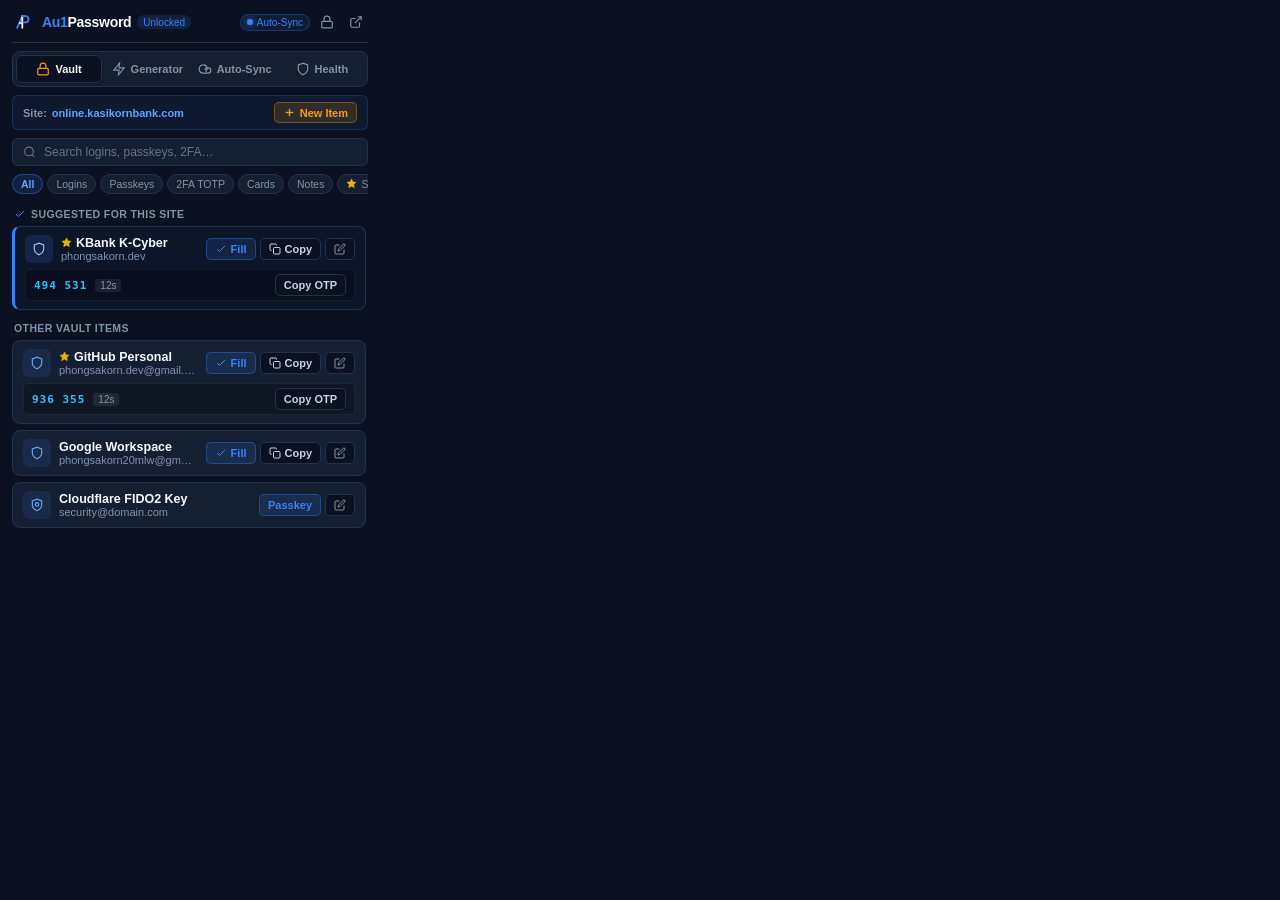
<file: extension/popup/popup.html>
<!DOCTYPE html>
<html lang="en">
<head>
  <meta charset="UTF-8">
  <title>Au1Password</title>
  <link rel="icon" type="image/png" href="../icons/icon-48.png">
  <link rel="stylesheet" href="popup.css">
</head>
<body class="vault-locked">
  <div class="popup-container">
    <!-- Header -->
    <header class="popup-header">
      <div class="brand">
        <svg class="au1-logo" width="22" height="22" viewBox="0 0 32 32" fill="none">
          <path d="M7.5 24.5L15 7.5" stroke="#3B82F6" stroke-width="2.6" stroke-linecap="round"/>
          <path d="M15 7.5V24.5" stroke="#FFFFFF" stroke-width="2.6" stroke-linecap="round"/>
          <path d="M15 7.5H19.5C22 7.5 24 9.5 24 12C24 14.5 22 16.5 19.5 16.5H15" stroke="#3B82F6" stroke-width="2.6" stroke-linecap="round" stroke-linejoin="round"/>
          <path d="M11 17.5H15" stroke="#FFFFFF" stroke-width="2.2" stroke-linecap="round"/>
        </svg>
        <div class="brand-info">
          <span class="brand-text"><span class="brand-highlight" style="color:#3B82F6;">Au1</span>Password</span>
          <span class="badge locked" id="vaultStatusBadge">Locked</span>
        </div>
      </div>
      <div class="header-actions">
        <div class="sync-dot-indicator" id="headerSyncIndicator" title="Cloud Sync Status">
          <span class="dot online"></span>
          <span class="sync-text" id="headerSyncText">Auto-Sync</span>
        </div>
        <button class="btn-icon" id="btnQuickLock" title="Lock Vault">
          <svg width="14" height="14" viewBox="0 0 24 24" fill="none" stroke="currentColor" stroke-width="2">
            <rect x="3" y="11" width="18" height="11" rx="2" ry="2"/>
            <path d="M7 11V7a5 5 0 0 1 10 0v4"/>
          </svg>
        </button>
        <a href="https://au1password.onrender.com" target="_blank" class="btn-icon" id="linkOpenApp" title="Open Web App">
          <svg width="14" height="14" viewBox="0 0 24 24" fill="none" stroke="currentColor" stroke-width="2">
            <path d="M18 13v6a2 2 0 0 1-2 2H5a2 2 0 0 1-2-2V8a2 2 0 0 1 2-2h6"/>
            <polyline points="15 3 21 3 21 9"/>
            <line x1="10" y1="14" x2="21" y2="3"/>
          </svg>
        </a>
      </div>
    </header>

    <!-- Navigation Tab Bar -->
    <nav class="popup-tabs" id="popupTabsNav" style="display: none;">
      <button class="tab-btn active" data-tab="vault">
        <svg width="14" height="14" viewBox="0 0 24 24" fill="none" stroke="currentColor" stroke-width="2"><rect x="3" y="11" width="18" height="11" rx="2"/><path d="M7 11V7a5 5 0 0 1 10 0v4"/></svg>
        <span>Vault</span>
      </button>
      <button class="tab-btn" data-tab="gen">
        <svg width="14" height="14" viewBox="0 0 24 24" fill="none" stroke="currentColor" stroke-width="2"><polygon points="13 2 3 14 12 14 11 22 21 10 12 10 13 2"/></svg>
        <span>Generator</span>
      </button>
      <button class="tab-btn" data-tab="sync">
        <svg width="14" height="14" viewBox="0 0 24 24" fill="none" stroke="currentColor" stroke-width="2"><path d="M17.5 19H9a7 7 0 1 1 6.71-9h1.79a4.5 4.5 0 1 1 0 9Z"/><polyline points="11 13 14 10 17 13"/><line x1="14" y1="10" x2="14" y2="18"/></svg>
        <span>Auto-Sync</span>
      </button>
      <button class="tab-btn" data-tab="settings">
        <svg width="14" height="14" viewBox="0 0 24 24" fill="none" stroke="currentColor" stroke-width="2"><path d="M12 22s8-4 8-10V5l-8-3-8 3v7c0 6 8 10 8 10z"/></svg>
        <span>Health</span>
      </button>
    </nav>

    <!-- In-Popup Master Password Unlock View -->
    <div id="lockedView" class="locked-view" style="display: flex;">
      <div class="lock-icon-circle">
        <svg width="24" height="24" viewBox="0 0 24 24" fill="none" stroke="#f43f5e" stroke-width="2">
          <rect x="3" y="11" width="18" height="11" rx="2" ry="2"/>
          <path d="M7 11V7a5 5 0 0 1 10 0v4"/>
        </svg>
      </div>
      <p style="font-size: 13px; font-weight: 600; margin: 8px 0 2px 0;">Unlock <span style="color:#3B82F6;">Au1</span>Password</p>
      <p id="unlockSubtitle" style="font-size: 11px; color: var(--muted); margin: 0 0 12px 0;">Enter your master password to unlock.</p>

      <form id="popupUnlockForm" novalidate style="width: 100%;">
        <!-- Remembered Account Badge (Displayed on subsequent unlocks) -->
        <div id="rememberedAccountBox" style="display: none; align-items: center; justify-content: space-between; background: rgba(59, 130, 246, 0.08); border: 1px solid rgba(59, 130, 246, 0.22); border-radius: 6px; padding: 6px 10px; margin-bottom: 10px;">
          <div style="display: flex; align-items: center; gap: 6px; overflow: hidden;">
            <svg width="13" height="13" viewBox="0 0 24 24" fill="none" stroke="#3b82f6" stroke-width="2.2" style="flex-shrink:0;"><path d="M20 21v-2a4 4 0 0 0-4-4H8a4 4 0 0 0-4 4v2"/><circle cx="12" cy="7" r="4"/></svg>
            <span id="displayUsername" style="font-size: 12px; font-weight: 600; color: #93c5fd; overflow: hidden; text-overflow: ellipsis; white-space: nowrap;"></span>
          </div>
          <button type="button" id="btnSwitchAccount" style="background: none; border: none; color: var(--muted); font-size: 10.5px; cursor: pointer; text-decoration: underline; padding: 0 2px;" title="Switch account / change username">Switch</button>
        </div>

        <!-- Username Input (Only shown on first time or switch) -->
        <div id="usernameInputWrapper" style="margin-bottom: 8px; display: block;">
          <input type="text" id="popupUsername" placeholder="Username (e.g. account name)" autocomplete="username" style="width: 100%; box-sizing: border-box; padding: 7px 10px; font-size: 12px; background: rgba(255,255,255,0.06); border: 1px solid rgba(255,255,255,0.14); border-radius: 6px; color: #fff;">
        </div>

        <div class="input-with-button">
          <input type="password" id="popupMasterPass" placeholder="Master Password" autocomplete="current-password" autofocus>
          <button type="submit" class="btn-primary" id="btnPopupUnlock">Unlock</button>
        </div>
        <div id="popup2faWrapper" style="display: none; margin-top: 8px;">
          <input type="text" id="popup2faCode" placeholder="6-digit 2FA Authenticator Code" maxlength="6" inputmode="numeric" autocomplete="one-time-code" style="width: 100%; box-sizing: border-box; padding: 7px 10px; font-size: 13px; text-align: center; letter-spacing: 3px; font-family: monospace; background: rgba(59,130,246,0.1); border: 1px solid #3b82f6; border-radius: 6px; color: #fff;">
        </div>
        <div id="popupUnlockError" class="unlock-error" style="display: none;"></div>
        <div style="margin-top: 8px; font-size: 10.5px; color: var(--muted); text-align: center;">
          Server: <span id="currentServerLabel" style="color: #60a5fa;">https://au1password.onrender.com</span>
        </div>
      </form>
    </div>

    <!-- TAB 1: VAULT TAB -->
    <section id="tabVault" class="tab-content active">
      <!-- Active Site & New Item Bar -->
      <div class="active-site-bar">
        <div class="site-host-info">
          <span class="site-label">Site:</span>
          <span class="site-host" id="activeSiteHost">Detecting…</span>
        </div>
        <button class="btn-new-item" id="btnNewItem" title="Add new item for this site">
          <svg width="13" height="13" viewBox="0 0 24 24" fill="none" stroke="currentColor" stroke-width="2.5"><line x1="12" y1="5" x2="12" y2="19"/><line x1="5" y1="12" x2="19" y2="12"/></svg>
          <span>New Item</span>
        </button>
      </div>

      <!-- Search Box & Filter Chips -->
      <div class="search-box">
        <svg width="14" height="14" viewBox="0 0 24 24" fill="none" stroke="#6b7280" stroke-width="2">
          <circle cx="11" cy="11" r="8"/><line x1="21" y1="21" x2="16.65" y2="16.65"/>
        </svg>
        <input type="search" id="searchInput" placeholder="Search logins, passkeys, 2FA…" autocomplete="off" spellcheck="false" data-au1-ignore="true" data-1p-ignore="true" data-bwignore="true">
        <button class="btn-clear-search" id="btnClearSearch" style="display: none;">&times;</button>
      </div>

      <!-- Category Filter Pills -->
      <div class="category-pills" id="categoryPills">
        <button class="pill-btn active" data-category="all">All</button>
        <button class="pill-btn" data-category="login">Logins</button>
        <button class="pill-btn" data-category="passkey">Passkeys</button>
        <button class="pill-btn" data-category="totp">2FA TOTP</button>
        <button class="pill-btn" data-category="card">Cards</button>
        <button class="pill-btn" data-category="note">Notes</button>
        <button class="pill-btn" data-category="fav"><svg width="11" height="11" viewBox="0 0 24 24" fill="#eab308" stroke="#eab308" style="vertical-align:-1px; margin-right:4px;"><polygon points="12 2 15.09 8.26 22 9.27 17 14.14 18.18 21.02 12 17.77 5.82 21.02 7 14.14 2 9.27 8.91 8.26 12 2"/></svg>Starred</button>
      </div>

      <!-- Items List Container -->
      <div id="itemsContainer" class="items-container">
        <!-- Section 1: Matched Logins -->
        <div id="matchedSection" style="display: none;">
          <div class="section-title">
            <svg width="12" height="12" viewBox="0 0 24 24" fill="none" stroke="#3B82F6" stroke-width="2"><polyline points="20 6 9 17 4 12"/></svg>
            <span>Suggested for this site</span>
          </div>
          <div id="matchedList" class="items-sublist"></div>
        </div>

        <!-- Section 2: All Vault Items -->
        <div id="allSection">
          <div class="section-title" id="allSectionTitle">All Vault Items</div>
          <div id="allItemsList" class="items-sublist"></div>
        </div>
      </div>
    </section>

    <!-- TAB 2: GENERATOR TAB -->
    <section id="tabGen" class="tab-content" style="display: none;">
      <div class="gen-card">
        <div class="gen-result-display">
          <input type="text" id="genResultOutput" readonly spellcheck="false">
          <div class="gen-result-actions">
            <button class="btn-icon" id="btnGenRefresh" title="Regenerate">
              <svg width="14" height="14" viewBox="0 0 24 24" fill="none" stroke="currentColor" stroke-width="2"><path d="M21.5 2v6h-6M21.34 15.57a10 10 0 1 1-.57-8.38l5.67-5.67"/></svg>
            </button>
            <button class="btn-primary btn-sm" id="btnGenCopy">Copy</button>
          </div>
        </div>

        <!-- Strength Bar -->
        <div class="strength-bar-container">
          <div class="strength-bar" id="strengthBar"></div>
          <span class="strength-text" id="strengthText">Strong</span>
        </div>

        <!-- Mode Toggle -->
        <div class="gen-mode-toggle">
          <button class="mode-tab active" id="tabModeThai">Thai Chrono-Mnemonic (ศ20พย69ฟ้า13)</button>
          <button class="mode-tab" id="tabModeStd">Standard Strong</button>
          <button class="mode-tab" id="tabModePin">PIN</button>
        </div>

        <!-- Mode 1: Thai Mnemonic Controls -->
        <div id="thaiControls" class="gen-subcontrols">
          <div class="format-explainer">
            <div class="format-tag">Format</div>
            <span>[วัน] + [วันที่] + [เดือน] + [ปี พ.ศ.] + [สีวัน] + [ชั่วโมง]</span>
          </div>
          <div class="thai-breakdown-box" id="thaiBreakdownBox">
            <!-- Dynamically populated breakdown -->
          </div>
          <button class="btn-primary" style="width: 100%; justify-content: center;" id="btnGenerateThai">
            Generate New Thai Code
          </button>
        </div>

        <!-- Mode 2: Standard Password Controls -->
        <div id="stdControls" class="gen-subcontrols" style="display: none;">
          <div class="slider-row">
            <label>Length: <span id="stdLengthVal" class="val-highlight">18</span> chars</label>
            <input type="range" id="stdLengthSlider" min="8" max="64" value="18">
          </div>
          <div class="checkbox-grid">
            <label class="check-item"><input type="checkbox" id="chkUpper" checked> A-Z (Uppercase)</label>
            <label class="check-item"><input type="checkbox" id="chkLower" checked> a-z (Lowercase)</label>
            <label class="check-item"><input type="checkbox" id="chkNumbers" checked> 0-9 (Numbers)</label>
            <label class="check-item"><input type="checkbox" id="chkSymbols" checked> !@#$ (Symbols)</label>
          </div>
          <button class="btn-primary" style="width: 100%; justify-content: center; margin-top: 8px;" id="btnGenerateStd">
            Generate Standard Password
          </button>
        </div>

        <!-- Mode 3: PIN Controls -->
        <div id="pinControls" class="gen-subcontrols" style="display: none;">
          <div class="slider-row">
            <label>Digits: <span id="pinLengthVal" class="val-highlight">6</span></label>
            <input type="range" id="pinLengthSlider" min="4" max="12" value="6">
          </div>
          <button class="btn-primary" style="width: 100%; justify-content: center; margin-top: 8px;" id="btnGeneratePin">
            Generate Numeric PIN
          </button>
        </div>

        <!-- Shortcut to Add as Item -->
        <button class="btn-outline" style="width: 100%; justify-content: center; margin-top: 10px;" id="btnUsePassInNewItem">
          <svg width="13" height="13" viewBox="0 0 24 24" fill="none" stroke="currentColor" stroke-width="2"><line x1="12" y1="5" x2="12" y2="19"/><line x1="5" y1="12" x2="19" y2="12"/></svg>
          <span>Use in New Vault Item</span>
        </button>
      </div>
    </section>

    <!-- TAB 3: AUTO-SYNC TAB -->
    <section id="tabSync" class="tab-content" style="display: none;">
      <div class="sync-card">
        <div class="sync-card-header">
          <div class="sync-cloud-icon">
            <svg width="22" height="22" viewBox="0 0 24 24" fill="none" stroke="#3b82f6" stroke-width="2">
              <path d="M17.5 19H9a7 7 0 1 1 6.71-9h1.79a4.5 4.5 0 1 1 0 9Z"/>
            </svg>
          </div>
          <div class="sync-card-info">
            <div class="sync-title">Google Drive Auto-Sync</div>
            <div class="sync-subtitle" id="syncStatusSubtitle">Checking cloud status…</div>
          </div>
          <span class="badge" id="syncStatusBadge">Checking</span>
        </div>

        <div class="sync-details-box">
          <div class="sync-meta-row">
            <span class="meta-label">Cloud Target:</span>
            <span class="meta-val" id="syncTargetFolder">appDataFolder (Secure)</span>
          </div>
          <div class="sync-meta-row">
            <span class="meta-label">Last Synced:</span>
            <span class="meta-val" id="syncLastTimestamp">Never</span>
          </div>
          <div class="sync-meta-row">
            <span class="meta-label">Auto-Push on Save:</span>
            <span class="meta-val text-success">Enabled (Automatic)</span>
          </div>
          <div class="sync-meta-row">
            <span class="meta-label">Auto-Pull on Open:</span>
            <span class="meta-val text-success">Enabled (Automatic)</span>
          </div>
        </div>

        <!-- Two-way Sync Actions -->
        <div class="sync-action-buttons">
          <button class="btn-primary" id="btnSyncPush">
            <svg width="14" height="14" viewBox="0 0 24 24" fill="none" stroke="currentColor" stroke-width="2"><polyline points="17 11 12 6 7 11"/><line x1="12" y1="6" x2="12" y2="18"/></svg>
            <span>Push Local &rarr; Cloud</span>
          </button>
          <button class="btn-secondary" id="btnSyncPull">
            <svg width="14" height="14" viewBox="0 0 24 24" fill="none" stroke="currentColor" stroke-width="2"><polyline points="7 13 12 18 17 13"/><line x1="12" y1="18" x2="12" y2="6"/></svg>
            <span>Pull Cloud &rarr; Local</span>
          </button>
        </div>

        <div class="sync-feedback-box" id="syncFeedbackBox" style="display: none;"></div>
      </div>
    </section>

    <!-- TAB 4: SETTINGS & HEALTH TAB -->
    <section id="tabSettings" class="tab-content" style="display: none;">
      <div class="settings-card">
        <div class="settings-section-title">Vault Health & Security Audit</div>
        <div class="health-metrics-grid">
          <div class="metric-box">
            <div class="metric-num" id="metricTotalItems">0</div>
            <div class="metric-lbl">Total Items</div>
          </div>
          <div class="metric-box">
            <div class="metric-num" id="metricTotpCount" style="color: #3b82f6;">0</div>
            <div class="metric-lbl">2FA Enabled</div>
          </div>
          <div class="metric-box">
            <div class="metric-num" id="metricPasskeysCount" style="color: #3B82F6;">0</div>
            <div class="metric-lbl">Passkeys</div>
          </div>
          <div class="metric-box">
            <div class="metric-num" id="metricWeakCount" style="color: #f59e0b;">0</div>
            <div class="metric-lbl">Weak / Reused</div>
          </div>
        </div>

        <div class="settings-section-title" style="margin-top: 14px;">Server Connection</div>
        <div style="background: rgba(255,255,255,0.04); border: 1px solid rgba(255,255,255,0.08); border-radius: 8px; padding: 10px; margin-bottom: 12px;">
          <label style="font-size: 11px; color: var(--muted); display: block; margin-bottom: 5px;">Vault Server URL</label>
          <div style="display: flex; gap: 6px;">
            <input type="text" id="settingServerUrl" style="font-size: 11.5px; padding: 6px 8px; flex: 1; background: rgba(255,255,255,0.06); border: 1px solid rgba(255,255,255,0.12); border-radius: 6px; color: #fff;" placeholder="https://au1password.onrender.com">
            <button class="btn-sm btn-primary" id="btnSaveServerUrl" style="white-space: nowrap; padding: 6px 10px;">Save</button>
          </div>
          <div style="display: flex; gap: 6px; margin-top: 8px;">
            <button type="button" class="btn-sm btn-secondary" style="font-size: 10.5px; padding: 3px 8px;" id="btnPresetCloud">Cloud (Render)</button>
            <button type="button" class="btn-sm btn-secondary" style="font-size: 10.5px; padding: 3px 8px;" id="btnPresetLocal">Local (8765)</button>
          </div>
        </div>

        <div class="settings-section-title" style="margin-top: 14px;">Quick Actions</div>
        <div class="settings-actions-list">
          <button class="btn-danger-outline" id="btnLockVaultNow">
            <svg width="14" height="14" viewBox="0 0 24 24" fill="none" stroke="currentColor" stroke-width="2">
              <rect x="3" y="11" width="18" height="11" rx="2" ry="2"/>
              <path d="M7 11V7a5 5 0 0 1 10 0v4"/>
            </svg>
            <span>Lock Vault Immediately</span>
          </button>

          <a href="https://au1password.onrender.com" target="_blank" class="btn-secondary" id="linkOpenAppSettings" style="text-decoration: none; justify-content: center; margin-top: 6px;">
            <svg width="14" height="14" viewBox="0 0 24 24" fill="none" stroke="currentColor" stroke-width="2">
              <path d="M18 13v6a2 2 0 0 1-2 2H5a2 2 0 0 1-2-2V8a2 2 0 0 1 2-2h6"/>
              <polyline points="15 3 21 3 21 9"/>
            </svg>
            <span>Open Web App & Settings</span>
          </a>
        </div>

        <div class="security-note">
          <svg width="13" height="13" viewBox="0 0 24 24" fill="none" stroke="#3B82F6" stroke-width="2"><path d="M12 22s8-4 8-10V5l-8-3-8 3v7c0 6 8 10 8 10z"/></svg>
          <span>Zero-Knowledge AES-256-GCM + PBKDF2 Client-Side Encryption</span>
        </div>
      </div>
    </section>

    <!-- ITEM EDIT & CREATE DRAWER / MODAL -->
    <div id="itemEditDrawer" class="item-edit-drawer" style="display: none;">
      <div class="drawer-header">
        <button class="btn-icon" id="btnDrawerBack" title="Back to Vault">
          <svg width="16" height="16" viewBox="0 0 24 24" fill="none" stroke="currentColor" stroke-width="2"><polyline points="15 18 9 12 15 6"/></svg>
        </button>
        <span class="drawer-title" id="drawerTitle">Edit Vault Item</span>
        <button class="btn-sm btn-primary" id="btnDrawerSaveTop">Save</button>
      </div>

      <form id="itemEditForm" class="edit-form" novalidate>
        <input type="hidden" id="editItemId">

        <!-- Type Selector -->
        <div class="form-group">
          <label>Category / Type</label>
          <select id="editType">
            <option value="login">Login & Password</option>
            <option value="passkey">Passkey (FIDO2 / WebAuthn)</option>
            <option value="totp">Authenticator (2FA TOTP)</option>
            <option value="note">Secure Note</option>
            <option value="card">Payment Card</option>
          </select>
        </div>

        <!-- Title -->
        <div class="form-group">
          <label>Title *</label>
          <input type="text" id="editTitle" placeholder="e.g. KBank, Google, GitHub" autocomplete="off">
        </div>

        <!-- Username -->
        <div class="form-group">
          <div class="label-with-action">
            <label>Username / Email</label>
            <button type="button" class="btn-text-link" id="btnCopyEditUser">Copy</button>
          </div>
          <input type="text" id="editUsername" placeholder="e.g. user@example.com" autocomplete="off">
        </div>

        <!-- Password with Generator & Eye Toggle -->
        <div class="form-group">
          <div class="label-with-action">
            <label>Password</label>
            <div class="field-actions">
              <button type="button" class="btn-text-link" id="btnGenInlinePass">Generate</button>
              <button type="button" class="btn-text-link" id="btnCopyEditPass">Copy</button>
            </div>
          </div>
          <div class="input-inline-actions">
            <input type="password" id="editPassword" placeholder="Password" autocomplete="off">
            <button type="button" class="btn-icon" id="btnToggleEditPassEye" title="Show/Hide">
              <svg width="14" height="14" viewBox="0 0 24 24" fill="none" stroke="currentColor" stroke-width="2" id="eyeIcon">
                <path d="M1 12s4-8 11-8 11 8 11 8-4 8-11 8-11-8-11-8z"/>
                <circle cx="12" cy="12" r="3"/>
              </svg>
            </button>
          </div>
        </div>

        <!-- Website URL -->
        <div class="form-group">
          <div class="label-with-action">
            <label>Website URL</label>
            <button type="button" class="btn-text-link" id="btnOpenEditUrl" style="display: none;">Open</button>
          </div>
          <input type="text" id="editUrl" placeholder="https://example.com" autocomplete="off" spellcheck="false">
        </div>

        <!-- 2FA TOTP Secret Key with Live Preview -->
        <div class="form-group">
          <label>2FA Authenticator Key (TOTP Secret)</label>
          <input type="text" id="editTotp" placeholder="e.g. JBSWY3DPEHPK3PXP" autocomplete="off">
          <div id="editTotpPreview" class="edit-totp-preview" style="display: none;">
            <div class="totp-preview-left">
              <span class="totp-preview-code" id="editTotpCode">000 000</span>
              <span class="totp-preview-timer" id="editTotpTimer">30s</span>
            </div>
            <button type="button" class="btn-sm" id="btnCopyEditTotp">Copy OTP</button>
          </div>
        </div>

        <!-- Folder & Favorite -->
        <div class="form-row-2">
          <div class="form-group" style="flex: 1;">
            <label>Folder</label>
            <input type="text" id="editFolder" placeholder="e.g. Personal, Work">
          </div>
          <div class="form-group" style="flex: 0 0 auto; align-self: flex-end; padding-bottom: 8px;">
            <label class="check-item" style="cursor: pointer; display: flex; align-items: center; gap: 4px;">
              <input type="checkbox" id="editFavorite"> <svg width="12" height="12" viewBox="0 0 24 24" fill="#eab308" stroke="#eab308" style="vertical-align:-1px;"><polygon points="12 2 15.09 8.26 22 9.27 17 14.14 18.18 21.02 12 17.77 5.82 21.02 7 14.14 2 9.27 8.91 8.26 12 2"/></svg>Starred
            </label>
          </div>
        </div>

        <!-- Notes -->
        <div class="form-group">
          <label>Secure Notes</label>
          <textarea id="editNotes" rows="2" placeholder="Private notes, recovery codes…"></textarea>
        </div>

        <!-- Action Buttons -->
        <div class="drawer-action-buttons">
          <button type="submit" class="btn-primary" style="flex: 1;" id="btnDrawerSave">
            <svg width="14" height="14" viewBox="0 0 24 24" fill="none" stroke="currentColor" stroke-width="2"><path d="M19 21H5a2 2 0 0 1-2-2V5a2 2 0 0 1 2-2h11l5 5v11a2 2 0 0 1-2 2z"/><polyline points="17 21 17 13 7 13 7 21"/><polyline points="7 3 7 8 15 8"/></svg>
            <span>Save &amp; Auto-Sync</span>
          </button>
          <button type="button" class="btn-danger-outline" id="btnDrawerDelete" style="display: none;">
            <svg width="14" height="14" viewBox="0 0 24 24" fill="none" stroke="currentColor" stroke-width="2"><polyline points="3 6 5 6 21 6"/><path d="M19 6v14a2 2 0 0 1-2 2H7a2 2 0 0 1-2-2V6m3 0V4a2 2 0 0 1 2-2h4a2 2 0 0 1 2 2v2"/></svg>
            <span>Delete</span>
          </button>
        </div>
      </form>
    </div>

    <!-- Notification Toast -->
    <div id="toast" class="toast">Copied!</div>
  </div>
  <script src="popup.js"></script>
</body>
</html>
</file>
<file: extension/popup/popup.css>
:root {
  --bg: #0b1120;
  --surface: #151f32;
  --surface-hover: #1e2c45;
  --surface-active: #243452;
  --border: #22324d;
  --border-focus: #3b82f6;
  --text: #f8fafc;
  --text-secondary: #cbd5e1;
  --muted: #8292ab;
  --primary: #3b82f6;
  --primary-hover: #2563eb;
  --accent: #3b82f6;
  --accent-hover: #2563eb;
  --rose: #f43f5e;
  --rose-hover: #e11d48;
  --amber: #f59e0b;
  --amber-hover: #d97706;
}

* {
  box-sizing: border-box;
  margin: 0;
  padding: 0;
  font-family: -apple-system, BlinkMacSystemFont, "Segoe UI", Roboto, "Helvetica Neue", Arial, sans-serif;
}

body {
  width: 380px;
  background-color: var(--bg);
  color: var(--text);
  overflow-x: hidden;
  user-select: none;
}

.popup-container {
  display: flex;
  flex-direction: column;
  padding: 10px 12px;
  gap: 8px;
  position: relative;
  min-height: 520px;
}

/* Header */
.popup-header {
  display: flex;
  align-items: center;
  justify-content: space-between;
  padding-bottom: 8px;
  border-bottom: 1px solid var(--border);
}

.brand {
  display: flex;
  align-items: center;
  gap: 8px;
}

.brand-info {
  display: flex;
  align-items: center;
  gap: 6px;
}

.brand-text {
  font-size: 14px;
  font-weight: 700;
  letter-spacing: -0.3px;
  color: #fff;
}

.brand-gold,
.brand-emerald {
  color: var(--accent);
}

.badge {
  font-size: 10px;
  padding: 1.5px 6px;
  border-radius: 999px;
  background: rgba(148, 163, 184, 0.15);
  color: var(--muted);
  font-weight: 500;
}

.badge.unlocked {
  background: rgba(59, 130, 246, 0.15);
  color: var(--accent);
}

.badge.locked {
  background: rgba(244, 63, 94, 0.15);
  color: var(--rose);
}

.header-actions {
  display: flex;
  align-items: center;
  gap: 5px;
}

.sync-dot-indicator {
  display: flex;
  align-items: center;
  gap: 4px;
  background: rgba(59, 130, 246, 0.1);
  border: 1px solid rgba(59, 130, 246, 0.25);
  padding: 2px 6px;
  border-radius: 12px;
  font-size: 10px;
  color: var(--accent);
  font-weight: 500;
}

.dot {
  width: 6px;
  height: 6px;
  border-radius: 50%;
  background: var(--muted);
}

.dot.online {
  background: var(--accent);
  box-shadow: 0 0 6px var(--accent);
}

.dot.syncing {
  background: var(--amber);
  animation: pulse 1s infinite;
}

@keyframes pulse {
  0% { opacity: 0.4; }
  50% { opacity: 1; }
  100% { opacity: 0.4; }
}

.btn-icon {
  background: none;
  border: none;
  color: var(--muted);
  cursor: pointer;
  padding: 5px;
  border-radius: 6px;
  display: flex;
  align-items: center;
  justify-content: center;
  transition: all 0.12s ease;
}

.btn-icon:hover {
  background: var(--surface-hover);
  color: var(--text);
}

/* Tabs Navigation Bar */
.popup-tabs {
  display: flex;
  background: var(--surface);
  border: 1px solid var(--border);
  border-radius: 8px;
  padding: 3px;
  gap: 3px;
}

.tab-btn {
  flex: 1;
  display: flex;
  align-items: center;
  justify-content: center;
  gap: 5px;
  padding: 6px 4px;
  border-radius: 6px;
  background: none;
  border: none;
  color: var(--muted);
  font-size: 11px;
  font-weight: 600;
  cursor: pointer;
  transition: all 0.15s ease;
}

.tab-btn:hover {
  color: var(--text);
  background: rgba(255, 255, 255, 0.04);
}

.tab-btn.active {
  background: var(--bg);
  color: #fff;
  border: 1px solid var(--border);
  box-shadow: 0 1px 3px rgba(0, 0, 0, 0.3);
}

.tab-btn.active svg {
  color: var(--amber);
}

/* Tab Content */
.tab-content {
  display: flex;
  flex-direction: column;
  gap: 8px;
}

/* Active site bar & New Item button */
.active-site-bar {
  display: flex;
  align-items: center;
  justify-content: space-between;
  background: rgba(59, 130, 246, 0.07);
  border: 1px solid rgba(59, 130, 246, 0.2);
  padding: 6px 10px;
  border-radius: 6px;
}

.site-host-info {
  display: flex;
  align-items: center;
  gap: 5px;
  font-size: 11px;
  overflow: hidden;
}

.site-label {
  color: var(--muted);
  font-weight: 600;
}

.site-host {
  color: #60a5fa;
  font-weight: 600;
  overflow: hidden;
  text-overflow: ellipsis;
  white-space: nowrap;
}

.btn-new-item {
  display: flex;
  align-items: center;
  gap: 4px;
  background: rgba(245, 158, 11, 0.15);
  border: 1px solid rgba(245, 158, 11, 0.35);
  color: var(--amber);
  font-size: 11px;
  font-weight: 600;
  padding: 3px 8px;
  border-radius: 5px;
  cursor: pointer;
  transition: all 0.15s ease;
}

.btn-new-item:hover {
  background: var(--amber);
  color: #000;
}

/* Search Box */
.search-box {
  display: flex;
  align-items: center;
  background: var(--surface);
  border: 1px solid var(--border);
  border-radius: 6px;
  padding: 6px 10px;
  gap: 8px;
}

.search-box:focus-within {
  border-color: var(--border-focus);
}

.search-box input {
  background: none;
  border: none;
  outline: none;
  color: var(--text);
  font-size: 12px;
  width: 100%;
}

.search-box input::placeholder {
  color: #64748b;
}

.btn-clear-search {
  background: none;
  border: none;
  color: var(--muted);
  font-size: 14px;
  cursor: pointer;
}

/* Category Pills */
.category-pills {
  display: flex;
  gap: 4px;
  overflow-x: auto;
  padding-bottom: 2px;
}

.category-pills::-webkit-scrollbar {
  display: none;
}

.pill-btn {
  background: var(--surface);
  border: 1px solid var(--border);
  color: var(--muted);
  font-size: 10.5px;
  padding: 3px 8px;
  border-radius: 12px;
  cursor: pointer;
  white-space: nowrap;
  transition: all 0.12s ease;
}

.pill-btn:hover {
  color: var(--text);
  border-color: #475569;
}

.pill-btn.active {
  background: rgba(59, 130, 246, 0.15);
  border-color: rgba(59, 130, 246, 0.4);
  color: #60a5fa;
  font-weight: 600;
}

/* Items List Container */
.items-container {
  display: flex;
  flex-direction: column;
  gap: 8px;
  max-height: 350px;
  overflow-y: auto;
  padding-right: 2px;
}

.items-container::-webkit-scrollbar {
  width: 4px;
}

.items-container::-webkit-scrollbar-track {
  background: transparent;
}

.items-container::-webkit-scrollbar-thumb {
  background: #334155;
  border-radius: 4px;
}

.section-title {
  display: flex;
  align-items: center;
  gap: 5px;
  font-size: 10.5px;
  font-weight: 700;
  color: var(--muted);
  text-transform: uppercase;
  letter-spacing: 0.4px;
  margin: 4px 0 6px 2px;
}

.items-sublist {
  display: flex;
  flex-direction: column;
  gap: 6px;
}

/* Item Card */
.item-card {
  background: var(--surface);
  border: 1px solid var(--border);
  border-radius: 8px;
  padding: 8px 10px;
  display: flex;
  flex-direction: column;
  gap: 6px;
  transition: all 0.12s ease;
  cursor: pointer;
}

.item-card:hover {
  border-color: #3b82f6;
  background: var(--surface-hover);
}

.item-card.suggested {
  border-left: 3px solid #3b82f6;
  background: rgba(59, 130, 246, 0.04);
}

.item-card.suggested:hover {
  background: rgba(59, 130, 246, 0.08);
  border-color: #3b82f6;
}

.item-top-row {
  display: flex;
  align-items: center;
  gap: 8px;
}

.item-type-avatar {
  width: 28px;
  height: 28px;
  border-radius: 6px;
  background: rgba(59, 130, 246, 0.12);
  color: #60a5fa;
  display: flex;
  align-items: center;
  justify-content: center;
  flex-shrink: 0;
}

.item-card.suggested .item-type-avatar {
  background: rgba(59, 130, 246, 0.15);
  color: #93c5fd;
}

.item-info {
  flex: 1;
  min-width: 0;
}

.item-title {
  font-size: 12.5px;
  font-weight: 600;
  color: var(--text);
  overflow: hidden;
  text-overflow: ellipsis;
  white-space: nowrap;
}

.item-sub {
  font-size: 11px;
  color: var(--muted);
  overflow: hidden;
  text-overflow: ellipsis;
  white-space: nowrap;
}

.item-actions {
  display: flex;
  gap: 4px;
}

.btn-sm {
  padding: 4px 8px;
  font-size: 11px;
  font-weight: 600;
  border-radius: 5px;
  border: 1px solid var(--border);
  background: var(--bg);
  color: var(--text-secondary);
  cursor: pointer;
  transition: all 0.12s ease;
  display: flex;
  align-items: center;
  gap: 4px;
}

.btn-sm svg {
  flex-shrink: 0;
}

@media (max-width: 360px) {
  .btn-sm .btn-text {
    display: none;
  }
  .btn-sm {
    padding: 4px 6px;
  }
}

.btn-sm:hover {
  border-color: #64748b;
  color: #fff;
}

.btn-fill {
  background: rgba(59, 130, 246, 0.15);
  border-color: rgba(59, 130, 246, 0.35);
  color: var(--accent);
}

.btn-fill:hover {
  background: var(--accent);
  color: #fff;
  border-color: var(--accent);
}

.btn-edit-item {
  color: var(--muted);
}

.btn-edit-item:hover {
  color: var(--amber);
  border-color: var(--amber);
}

/* TOTP Row inside Card */
.totp-row {
  display: flex;
  align-items: center;
  gap: 8px;
  background: rgba(0, 0, 0, 0.25);
  border: 1px solid rgba(255, 255, 255, 0.06);
  padding: 4px 8px;
  border-radius: 5px;
  font-size: 11px;
}

.totp-code {
  font-family: monospace;
  font-weight: 700;
  color: #38bdf8;
  letter-spacing: 1px;
}

.totp-timer {
  font-size: 10px;
  color: var(--muted);
  background: rgba(255, 255, 255, 0.08);
  padding: 1px 5px;
  border-radius: 4px;
}

/* GENERATOR TAB */
.gen-card, .sync-card, .settings-card {
  background: var(--surface);
  border: 1px solid var(--border);
  border-radius: 8px;
  padding: 12px;
  display: flex;
  flex-direction: column;
  gap: 10px;
}

.gen-result-display {
  display: flex;
  gap: 6px;
  background: var(--bg);
  border: 1px solid var(--border);
  border-radius: 6px;
  padding: 4px 6px;
}

.gen-result-display input {
  flex: 1;
  background: none;
  border: none;
  outline: none;
  color: var(--amber);
  font-family: monospace;
  font-size: 14px;
  font-weight: 700;
}

.gen-result-actions {
  display: flex;
  align-items: center;
  gap: 4px;
}

.strength-bar-container {
  display: flex;
  align-items: center;
  gap: 8px;
  font-size: 10.5px;
  color: var(--muted);
}

.strength-bar {
  flex: 1;
  height: 4px;
  background: #1e293b;
  border-radius: 2px;
  overflow: hidden;
  position: relative;
}

.strength-bar::after {
  content: "";
  display: block;
  height: 100%;
  width: 90%;
  background: var(--accent);
  border-radius: 2px;
}

.strength-text {
  font-weight: 600;
  color: var(--accent);
}

.gen-mode-toggle {
  display: flex;
  background: var(--bg);
  border: 1px solid var(--border);
  border-radius: 6px;
  padding: 2px;
  gap: 2px;
}

.mode-tab {
  flex: 1;
  background: none;
  border: none;
  color: var(--muted);
  font-size: 10.5px;
  padding: 5px 4px;
  border-radius: 4px;
  cursor: pointer;
  transition: all 0.12s;
  text-align: center;
}

.mode-tab.active {
  background: var(--surface);
  color: var(--text);
  font-weight: 600;
  border: 1px solid var(--border);
}

.gen-subcontrols {
  display: flex;
  flex-direction: column;
  gap: 8px;
}

.format-explainer {
  font-size: 10.5px;
  color: var(--text-secondary);
  background: rgba(245, 158, 11, 0.08);
  border: 1px solid rgba(245, 158, 11, 0.2);
  padding: 6px 8px;
  border-radius: 5px;
  display: flex;
  flex-direction: column;
  gap: 3px;
}

.format-tag {
  color: var(--amber);
  font-weight: 700;
  font-size: 9.5px;
  text-transform: uppercase;
}

.thai-breakdown-box {
  display: grid;
  grid-template-columns: repeat(3, 1fr);
  gap: 4px;
  font-size: 10px;
}

.breakdown-chip {
  background: var(--bg);
  border: 1px solid var(--border);
  padding: 3px 6px;
  border-radius: 4px;
  display: flex;
  flex-direction: column;
}

.breakdown-chip-val {
  font-weight: 700;
  color: var(--amber);
}

.breakdown-chip-lbl {
  color: var(--muted);
  font-size: 9px;
}

.slider-row {
  display: flex;
  flex-direction: column;
  gap: 4px;
  font-size: 11px;
  color: var(--text-secondary);
}

.slider-row label {
  display: flex;
  justify-content: space-between;
}

.val-highlight {
  color: var(--amber);
  font-weight: 700;
}

.slider-row input[type="range"] {
  width: 100%;
  accent-color: var(--primary);
}

.checkbox-grid {
  display: grid;
  grid-template-columns: 1fr 1fr;
  gap: 6px;
  font-size: 11px;
  color: var(--text-secondary);
}

.check-item {
  display: flex;
  align-items: center;
  gap: 6px;
  cursor: pointer;
}

/* Buttons */
.btn-primary {
  background: var(--primary);
  color: #fff;
  border: none;
  font-size: 11.5px;
  font-weight: 600;
  padding: 7px 12px;
  border-radius: 6px;
  cursor: pointer;
  display: flex;
  align-items: center;
  gap: 6px;
  transition: all 0.12s ease;
}

.btn-primary:hover {
  background: var(--primary-hover);
}

.btn-secondary {
  background: var(--surface);
  color: var(--text);
  border: 1px solid var(--border);
  font-size: 11.5px;
  font-weight: 600;
  padding: 7px 12px;
  border-radius: 6px;
  cursor: pointer;
  display: flex;
  align-items: center;
  gap: 6px;
  transition: all 0.12s ease;
}

.btn-secondary:hover {
  background: var(--surface-hover);
  border-color: #64748b;
}

.btn-outline {
  background: transparent;
  color: var(--amber);
  border: 1px solid rgba(245, 158, 11, 0.4);
  font-size: 11.5px;
  font-weight: 600;
  padding: 6px 12px;
  border-radius: 6px;
  cursor: pointer;
  display: flex;
  align-items: center;
  gap: 6px;
  transition: all 0.12s ease;
}

.btn-outline:hover {
  background: rgba(245, 158, 11, 0.15);
}

.btn-danger-outline {
  background: transparent;
  color: var(--rose);
  border: 1px solid rgba(244, 63, 94, 0.35);
  font-size: 11.5px;
  font-weight: 600;
  padding: 6px 12px;
  border-radius: 6px;
  cursor: pointer;
  display: flex;
  align-items: center;
  justify-content: center;
  gap: 6px;
  transition: all 0.12s ease;
}

.btn-danger-outline:hover {
  background: rgba(244, 63, 94, 0.15);
}

/* SYNC TAB */
.sync-card-header {
  display: flex;
  align-items: center;
  gap: 10px;
}

.sync-cloud-icon {
  width: 38px;
  height: 38px;
  border-radius: 8px;
  background: rgba(59, 130, 246, 0.15);
  display: flex;
  align-items: center;
  justify-content: center;
  flex-shrink: 0;
}

.sync-card-info {
  flex: 1;
}

.sync-title {
  font-size: 13px;
  font-weight: 700;
  color: var(--text);
}

.sync-subtitle {
  font-size: 11px;
  color: var(--muted);
}

.sync-details-box {
  background: var(--bg);
  border: 1px solid var(--border);
  border-radius: 6px;
  padding: 8px 10px;
  display: flex;
  flex-direction: column;
  gap: 6px;
  font-size: 11px;
}

.sync-meta-row {
  display: flex;
  justify-content: space-between;
}

.meta-label {
  color: var(--muted);
}

.meta-val {
  color: var(--text-secondary);
  font-weight: 500;
}

.text-success {
  color: var(--accent) !important;
}

.sync-action-buttons {
  display: flex;
  gap: 8px;
}

.sync-action-buttons button {
  flex: 1;
  justify-content: center;
}

.sync-feedback-box {
  font-size: 11px;
  padding: 6px 8px;
  border-radius: 5px;
  background: rgba(59, 130, 246, 0.1);
  border: 1px solid rgba(59, 130, 246, 0.25);
  color: var(--accent);
}

/* SETTINGS TAB */
.settings-section-title {
  font-size: 11px;
  font-weight: 700;
  color: var(--muted);
  text-transform: uppercase;
  letter-spacing: 0.3px;
}

.health-metrics-grid {
  display: grid;
  grid-template-columns: repeat(4, 1fr);
  gap: 6px;
}

.metric-box {
  background: var(--bg);
  border: 1px solid var(--border);
  border-radius: 6px;
  padding: 8px 4px;
  text-align: center;
}

.metric-num {
  font-size: 16px;
  font-weight: 700;
  color: var(--text);
}

.metric-lbl {
  font-size: 9.5px;
  color: var(--muted);
  margin-top: 2px;
}

.settings-actions-list {
  display: flex;
  flex-direction: column;
  gap: 6px;
}

.security-note {
  display: flex;
  align-items: center;
  gap: 6px;
  font-size: 10px;
  color: var(--muted);
  margin-top: 6px;
  padding-top: 8px;
  border-top: 1px solid var(--border);
}

/* ITEM EDIT & CREATE DRAWER */
.item-edit-drawer {
  position: absolute;
  top: 0;
  left: 0;
  right: 0;
  bottom: 0;
  background: var(--bg);
  z-index: 100;
  display: flex;
  flex-direction: column;
  padding: 10px 12px 24px 12px;
  gap: 8px;
  overflow-y: auto;
}

.drawer-header {
  display: flex;
  align-items: center;
  justify-content: space-between;
  padding-bottom: 6px;
  border-bottom: 1px solid var(--border);
  position: sticky;
  top: 0;
  background: var(--bg);
  z-index: 10;
}

.drawer-title {
  font-size: 13.5px;
  font-weight: 700;
  color: var(--text);
}

.edit-form {
  display: flex;
  flex-direction: column;
  gap: 7px;
  padding-bottom: 16px;
}

.form-group {
  display: flex;
  flex-direction: column;
  gap: 3px;
}

.form-group label {
  font-size: 10.5px;
  font-weight: 600;
  color: var(--muted);
}

.label-with-action {
  display: flex;
  justify-content: space-between;
  align-items: center;
}

.btn-text-link {
  background: none;
  border: none;
  color: #60a5fa;
  font-size: 10.5px;
  cursor: pointer;
  padding: 0;
}

.btn-text-link:hover {
  text-decoration: underline;
}

.field-actions {
  display: flex;
  gap: 8px;
}

.form-group input, .form-group select, .form-group textarea {
  background: var(--surface);
  border: 1px solid var(--border);
  border-radius: 6px;
  padding: 5px 8px;
  color: var(--text);
  font-size: 12px;
  outline: none;
  transition: border-color 0.12s;
}

.form-group input:focus, .form-group select:focus, .form-group textarea:focus {
  border-color: var(--border-focus);
}

.input-inline-actions {
  display: flex;
  background: var(--surface);
  border: 1px solid var(--border);
  border-radius: 6px;
}

.input-inline-actions input {
  flex: 1;
  border: none;
  background: none;
  padding: 5px 8px;
}

.input-inline-actions .btn-icon {
  padding: 5px 8px;
}

.edit-totp-preview {
  display: flex;
  align-items: center;
  justify-content: space-between;
  background: rgba(59, 130, 246, 0.08);
  border: 1px solid rgba(59, 130, 246, 0.2);
  padding: 4px 8px;
  border-radius: 5px;
  margin-top: 2px;
}

.totp-preview-left {
  display: flex;
  align-items: center;
  gap: 8px;
}

.totp-preview-code {
  font-family: monospace;
  font-weight: 700;
  color: #38bdf8;
  font-size: 12px;
  letter-spacing: 1px;
}

.totp-preview-timer {
  font-size: 10px;
  color: var(--muted);
}

.form-row-2 {
  display: flex;
  gap: 8px;
}

.drawer-action-buttons {
  display: flex;
  gap: 8px;
  margin-top: 4px;
}

/* Locked view & Complete Lockdown */
body.vault-locked {
  overflow: hidden !important;
}
body.vault-locked .popup-tabs,
body.vault-locked .tab-content,
body.vault-locked .item-edit-drawer,
body.vault-locked .header-actions {
  display: none !important;
  pointer-events: none !important;
}
body.vault-locked #lockedView {
  display: flex !important;
}

.locked-view {
  display: flex;
  flex-direction: column;
  align-items: center;
  text-align: center;
  padding: 24px 12px;
  background: var(--surface);
  border: 1px solid var(--border);
  border-radius: 8px;
}

.lock-icon-circle {
  width: 44px;
  height: 44px;
  border-radius: 50%;
  background: rgba(244, 63, 94, 0.12);
  display: flex;
  align-items: center;
  justify-content: center;
}

.input-with-button {
  display: flex;
  gap: 6px;
  width: 100%;
}

.input-with-button input {
  flex: 1;
  background: var(--bg);
  border: 1px solid var(--border);
  color: var(--text);
  padding: 7px 10px;
  border-radius: 6px;
  font-size: 12px;
  outline: none;
}

.input-with-button input:focus {
  border-color: var(--primary);
}

.input-with-button input.input-error, input.input-error {
  border-color: var(--rose) !important;
  box-shadow: 0 0 0 2px rgba(244, 63, 94, 0.25) !important;
}

.unlock-error {
  color: var(--rose);
  font-size: 11px;
  margin-top: 6px;
  text-align: left;
}

/* Toast */
.toast {
  position: fixed;
  bottom: 14px;
  left: 50%;
  transform: translateX(-50%) translateY(20px);
  background: #1e293b;
  color: #fff;
  border: 1px solid var(--border);
  font-size: 11.5px;
  font-weight: 500;
  padding: 6px 14px;
  border-radius: 20px;
  box-shadow: 0 4px 12px rgba(0, 0, 0, 0.5);
  opacity: 0;
  pointer-events: none;
  transition: all 0.2s ease;
  z-index: 999;
}

.toast.show {
  transform: translateX(-50%) translateY(0);
  opacity: 1;
}
</file>
